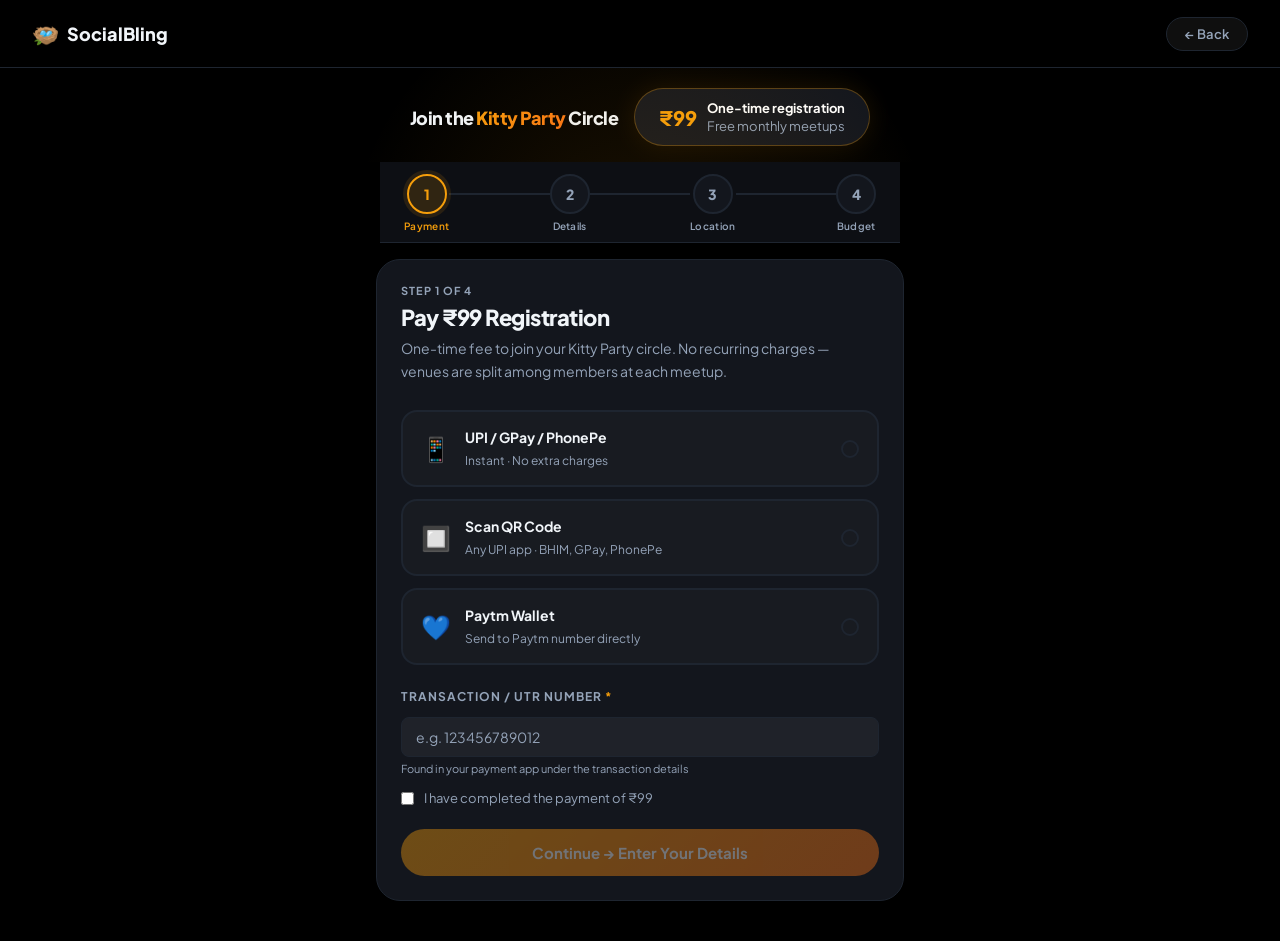
<file: kitty.html>
<!DOCTYPE html>
<html lang="en">
<head>
  <meta charset="UTF-8">
  <meta name="viewport" content="width=device-width, initial-scale=1.0">
  <title>Join Kitty Party — SocialBling</title>
  <meta name="theme-color" content="#F97316">
  <link rel="preconnect" href="https://fonts.googleapis.com">
  <link rel="preconnect" href="https://fonts.gstatic.com" crossorigin>
  <link href="https://fonts.googleapis.com/css2?family=Plus+Jakarta+Sans:wght@400;500;600;700;800&display=swap" rel="stylesheet">
  <style>
    /* ---- Reset ---- */
    *, *::before, *::after { box-sizing: border-box; margin: 0; padding: 0; }
    html { font-size: 16px; scroll-behavior: smooth; }
    body {
      font-family: 'Plus Jakarta Sans', system-ui, sans-serif;
      background: #000;
      color: #F1F5F9;
      min-height: 100vh;
      -webkit-font-smoothing: antialiased;
      overflow-x: hidden;
    }
    a { text-decoration: none; color: inherit; }
    button { cursor: pointer; font-family: inherit; border: none; outline: none; }

    /* ---- Variables ---- */
    :root {
      --primary: #F97316;
      --primary-d: #EA580C;
      --gold: #F59E0B;
      --gold-d: #D97706;
      --muted: #94A3B8;
      --border: #1E2530;
      --card: #13161d;
      --r: 16px;
      --r-lg: 24px;
      --shadow-xl: 0 20px 40px rgba(0,0,0,0.7);
    }

    /* ---- NAV ---- */
    .nav {
      display: flex; align-items: center; justify-content: space-between;
      padding: 0 32px; height: 68px;
      background: rgba(0,0,0,0.85);
      backdrop-filter: blur(16px);
      -webkit-backdrop-filter: blur(16px);
      border-bottom: 1px solid var(--border);
      position: sticky; top: 0; z-index: 50;
    }
    .logo { display: flex; align-items: center; gap: 8px; font-size: 18px; font-weight: 800; }
    .logo span:first-child { font-size: 22px; }
    .nav-back {
      background: rgba(255,255,255,0.06);
      border: 1px solid var(--border);
      color: var(--muted);
      padding: 8px 18px;
      border-radius: 50px;
      font-size: 13px;
      font-weight: 600;
      transition: all 0.2s;
    }
    .nav-back:hover { background: rgba(255,255,255,0.1); color: white; }

    /* ---- HERO ---- */
    .hero {
      text-align: center;
      padding: 20px 24px 16px;
      position: relative;
      overflow: hidden;
    }
    .hero::before {
      content: '';
      position: absolute;
      width: 600px; height: 600px;
      background: radial-gradient(circle, rgba(245,158,11,0.12) 0%, transparent 70%);
      top: -100px; left: 50%; transform: translateX(-50%);
      pointer-events: none;
    }
    .hero-badge {
      display: inline-block;
      background: rgba(245,158,11,0.12);
      border: 1px solid rgba(245,158,11,0.25);
      color: var(--gold);
      padding: 6px 18px;
      border-radius: 50px;
      font-size: 12px;
      font-weight: 700;
      letter-spacing: 1px;
      text-transform: uppercase;
      margin-bottom: 20px;
    }
    .hero h1 {
      font-size: clamp(32px, 5vw, 52px);
      font-weight: 800;
      line-height: 1.1;
      letter-spacing: -1.5px;
      margin-bottom: 16px;
    }
    .hero h1 em {
      font-style: normal;
      background: linear-gradient(135deg, var(--gold) 0%, var(--primary) 100%);
      -webkit-background-clip: text;
      -webkit-text-fill-color: transparent;
      background-clip: text;
    }
    .hero p {
      font-size: 17px;
      color: var(--muted);
      max-width: 520px;
      margin: 0 auto 32px;
      line-height: 1.75;
    }
    .price-pill {
      display: inline-flex;
      align-items: center;
      gap: 10px;
      background: var(--card);
      border: 1px solid rgba(245,158,11,0.3);
      border-radius: 50px;
      padding: 10px 24px;
      margin-bottom: 32px;
      box-shadow: 0 0 24px rgba(245,158,11,0.1);
    }
    .price-pill .price { font-size: 28px; font-weight: 800; color: var(--gold); }
    .price-pill .price-label { font-size: 13px; color: var(--muted); line-height: 1.4; text-align: left; }
    .price-pill .price-label b { display: block; color: white; }

    /* ---- WHAT YOU GET ---- */
    .perks {
      display: flex;
      justify-content: center;
      gap: 24px;
      flex-wrap: wrap;
      margin-bottom: 0;
    }
    .perk {
      display: flex; align-items: center; gap: 8px;
      font-size: 13px; color: rgba(255,255,255,0.65);
    }
    .perk span:first-child { font-size: 16px; }

    /* ---- STEPS PROGRESS ---- */
    .steps-progress {
      display: flex;
      align-items: flex-start;
      justify-content: center;
      gap: 0;
      margin: 0 auto;
      max-width: 520px;
      padding: 12px 24px 10px;
      position: sticky;
      top: 0;
      z-index: 50;
      background: #0d0f14;
      border-bottom: 1px solid var(--border);
    }
    .sp-step {
      display: flex;
      flex-direction: column;
      align-items: center;
      gap: 6px;
      flex-shrink: 0;
    }
    .sp-step-label {
      font-size: 10px;
      font-weight: 600;
      color: var(--muted);
      letter-spacing: 0.3px;
      white-space: nowrap;
    }
    .sp-dot {
      width: 40px; height: 40px;
      border-radius: 50%;
      display: flex; align-items: center; justify-content: center;
      font-size: 14px; font-weight: 800;
      border: 2px solid var(--border);
      color: var(--muted);
      background: var(--card);
      flex-shrink: 0;
      transition: all 0.3s;
      position: relative;
      z-index: 1;
    }
    .sp-dot.active {
      border-color: var(--gold);
      color: var(--gold);
      background: rgba(245,158,11,0.15);
      box-shadow: 0 0 0 4px rgba(245,158,11,0.12);
    }
    .sp-step:has(.sp-dot.active) .sp-step-label { color: var(--gold); }
    .sp-dot.done { border-color: #22C55E; background: #22C55E; color: white; }
    .sp-dot.done::after { content: '✓'; font-size: 16px; }
    .sp-dot.done > span { display: none; }
    .sp-step:has(.sp-dot.done) .sp-step-label { color: #22C55E; }
    .sp-line {
      flex: 1;
      height: 2px;
      background: var(--border);
      transition: background 0.3s;
      margin-top: 19px;
    }
    .sp-line.done { background: #22C55E; }

    /* ---- FORM CARD ---- */
    .form-wrap {
      max-width: 560px;
      margin: 0 auto;
      padding: 16px 16px 40px;
    }
    .form-card {
      background: var(--card);
      border: 1px solid var(--border);
      border-radius: var(--r-lg);
      padding: 24px;
      box-shadow: var(--shadow-xl);
    }
    .step-panel { display: none; }
    .step-panel.active { display: block; }
    .step-label {
      font-size: 11px;
      font-weight: 700;
      color: var(--muted);
      text-transform: uppercase;
      letter-spacing: 1px;
      margin-bottom: 6px;
    }
    .step-title { font-size: 22px; font-weight: 800; margin-bottom: 6px; letter-spacing: -0.5px; }
    .step-sub { font-size: 14px; color: var(--muted); margin-bottom: 28px; line-height: 1.6; }

    /* ---- PAYMENT PANEL ---- */
    .pay-methods { display: flex; flex-direction: column; gap: 12px; margin-bottom: 24px; }
    .pay-method {
      display: flex; align-items: center; gap: 14px;
      padding: 16px 18px;
      border: 2px solid var(--border);
      border-radius: var(--r);
      cursor: pointer;
      transition: all 0.2s;
      background: rgba(255,255,255,0.02);
    }
    .pay-method:hover { border-color: var(--gold); background: rgba(245,158,11,0.04); }
    .pay-method.selected { border-color: var(--gold); background: rgba(245,158,11,0.07); box-shadow: 0 0 16px rgba(245,158,11,0.1); }
    .pay-icon { font-size: 24px; flex-shrink: 0; }
    .pay-info b { display: block; font-size: 14px; font-weight: 700; margin-bottom: 2px; }
    .pay-info span { font-size: 12px; color: var(--muted); }
    .pay-radio {
      margin-left: auto;
      width: 18px; height: 18px;
      border-radius: 50%;
      border: 2px solid var(--border);
      flex-shrink: 0;
      transition: all 0.2s;
    }
    .pay-method.selected .pay-radio { border-color: var(--gold); background: var(--gold); box-shadow: inset 0 0 0 3px var(--card); }
    .upi-detail {
      background: rgba(245,158,11,0.06);
      border: 1px solid rgba(245,158,11,0.2);
      border-radius: var(--r);
      padding: 16px;
      margin-bottom: 20px;
      display: none;
    }
    .upi-detail.show { display: block; }
    .bank-chip {
      background: rgba(255,255,255,0.04);
      border: 1px solid var(--border);
      border-radius: 8px;
      padding: 9px 8px;
      text-align: center;
      font-size: 12px;
      font-weight: 600;
      cursor: pointer;
      transition: all 0.2s;
      color: var(--muted);
    }
    .bank-chip:hover { border-color: var(--gold); color: white; background: rgba(245,158,11,0.06); }
    .bank-chip.selected { border-color: var(--gold); color: var(--gold); background: rgba(245,158,11,0.1); }
    .upi-id {
      font-size: 18px;
      font-weight: 800;
      color: var(--gold);
      letter-spacing: 1px;
      margin-bottom: 6px;
    }
    .upi-note { font-size: 12px; color: var(--muted); }
    .upi-copy {
      margin-top: 10px;
      background: rgba(245,158,11,0.15);
      border: 1px solid rgba(245,158,11,0.3);
      color: var(--gold);
      padding: 6px 16px;
      border-radius: 50px;
      font-size: 12px;
      font-weight: 700;
      cursor: pointer;
      transition: all 0.2s;
    }
    .upi-copy:hover { background: rgba(245,158,11,0.25); }

    /* ---- FORM FIELDS ---- */
    .field { margin-bottom: 18px; }
    .field label { display: block; font-size: 13px; font-weight: 600; margin-bottom: 7px; color: rgba(255,255,255,0.8); }
    .field input, .field select {
      width: 100%;
      padding: 12px 16px;
      background: rgba(255,255,255,0.04);
      border: 2px solid var(--border);
      border-radius: var(--r);
      font-size: 14px;
      color: white;
      font-family: inherit;
      transition: border-color 0.2s;
      -webkit-appearance: none;
    }
    .field input::placeholder { color: var(--muted); }
    .field input:focus, .field select:focus { outline: none; border-color: var(--gold); background: rgba(245,158,11,0.04); }
    .field select option { background: #111318; color: white; }
    .phone-wrap {
      display: flex;
      border: 2px solid var(--border);
      border-radius: var(--r);
      overflow: hidden;
      transition: border-color 0.2s;
    }
    .phone-wrap:focus-within { border-color: var(--gold); }
    .phone-pre {
      background: rgba(255,255,255,0.06);
      border-right: 2px solid var(--border);
      padding: 12px 14px;
      font-size: 13px; font-weight: 600;
      color: var(--muted);
      white-space: nowrap;
      display: flex; align-items: center; flex-shrink: 0;
    }
    .phone-wrap input { border: none !important; background: transparent; flex: 1; }
    .phone-wrap input:focus { border-color: transparent !important; }

    /* ---- BUDGET CARDS ---- */
    .budget-grid { display: flex; flex-direction: column; gap: 12px; margin-bottom: 24px; }
    .budget-card {
      border: 2px solid var(--border);
      border-radius: var(--r);
      padding: 18px 20px;
      cursor: pointer;
      transition: all 0.2s;
      background: rgba(255,255,255,0.02);
      position: relative;
      overflow: hidden;
    }
    .budget-card::before {
      content: '';
      position: absolute;
      left: 0; top: 0; bottom: 0;
      width: 4px;
    }
    .budget-card.tier-premium::before { background: linear-gradient(to bottom, #F59E0B, #F97316); }
    .budget-card.tier-mid::before { background: linear-gradient(to bottom, #8B5CF6, #3B82F6); }
    .budget-card.tier-budget::before { background: linear-gradient(to bottom, #10B981, #06B6D4); }
    .budget-card:hover { transform: translateX(4px); }
    .budget-card.selected.tier-premium { border-color: #F59E0B; background: rgba(245,158,11,0.07); box-shadow: 0 0 20px rgba(245,158,11,0.1); }
    .budget-card.selected.tier-mid { border-color: #8B5CF6; background: rgba(139,92,246,0.07); box-shadow: 0 0 20px rgba(139,92,246,0.1); }
    .budget-card.selected.tier-budget { border-color: #10B981; background: rgba(16,185,129,0.07); box-shadow: 0 0 20px rgba(16,185,129,0.1); }
    .budget-top { display: flex; align-items: center; justify-content: space-between; margin-bottom: 8px; }
    .budget-title { font-size: 15px; font-weight: 700; }
    .budget-range {
      font-size: 12px; font-weight: 700; padding: 3px 10px;
      border-radius: 50px;
    }
    .tier-premium .budget-range { background: rgba(245,158,11,0.15); color: #F59E0B; }
    .tier-mid .budget-range { background: rgba(139,92,246,0.15); color: #A78BFA; }
    .tier-budget .budget-range { background: rgba(16,185,129,0.15); color: #34D399; }
    .budget-venues {
      font-size: 12px; color: var(--muted); line-height: 1.6;
    }
    .venue-tag {
      display: inline-block;
      background: rgba(255,255,255,0.06);
      border-radius: 4px;
      padding: 1px 7px;
      margin: 2px 2px 2px 0;
      font-size: 11px;
    }

    /* ---- BUTTONS ---- */
    .btn {
      display: inline-flex; align-items: center; justify-content: center; gap: 8px;
      padding: 14px 28px;
      border-radius: 50px;
      font-size: 15px; font-weight: 700;
      transition: all 0.2s;
      width: 100%;
      border: none; cursor: pointer;
      font-family: inherit;
    }
    .btn-gold { background: linear-gradient(135deg, #F59E0B, #F97316); color: white; }
    .btn-gold:hover { filter: brightness(1.1); transform: translateY(-2px); box-shadow: 0 8px 24px rgba(245,158,11,0.3); }
    .btn-gold:disabled { opacity: 0.4; cursor: not-allowed; transform: none; box-shadow: none; filter: none; }
    .btn-ghost {
      background: transparent;
      color: var(--muted);
      border: 2px solid var(--border);
      font-size: 14px;
      padding: 11px 24px;
      width: auto;
    }
    .btn-ghost:hover { border-color: rgba(255,255,255,0.2); color: white; }
    .btn-row { display: flex; gap: 10px; align-items: center; }
    .btn-row .btn-ghost { flex-shrink: 0; }

    /* ---- SUCCESS SCREEN ---- */
    .success-screen { text-align: center; }
    .success-emoji { font-size: 64px; display: block; margin-bottom: 16px; animation: bounce 0.7s cubic-bezier(0.34,1.56,0.64,1); }
    @keyframes bounce {
      0% { transform: scale(0) rotate(-10deg); }
      70% { transform: scale(1.15) rotate(5deg); }
      100% { transform: scale(1) rotate(0); }
    }
    .success-screen h2 { font-size: 26px; font-weight: 800; margin-bottom: 8px; letter-spacing: -0.5px; }
    .success-screen p { color: var(--muted); font-size: 14px; margin-bottom: 24px; }
    .assigned-group {
      background: rgba(37,211,102,0.07);
      border: 1px solid rgba(37,211,102,0.25);
      border-radius: var(--r);
      padding: 20px;
      margin-bottom: 16px;
      text-align: left;
    }
    .ag-label { font-size: 11px; font-weight: 700; color: #34D399; text-transform: uppercase; letter-spacing: 1px; margin-bottom: 8px; }
    .ag-name { font-size: 16px; font-weight: 800; margin-bottom: 4px; }
    .ag-meta { font-size: 12px; color: var(--muted); margin-bottom: 14px; }
    .wa-btn {
      display: flex; align-items: center; justify-content: center; gap: 8px;
      background: #25D366; color: white;
      padding: 13px 24px;
      border-radius: 50px;
      font-size: 14px; font-weight: 700;
      text-decoration: none;
      transition: all 0.2s;
    }
    .wa-btn:hover { background: #20bb5a; transform: translateY(-2px); box-shadow: 0 8px 20px rgba(37,211,102,0.3); }
    .venues-preview {
      text-align: left;
      background: rgba(255,255,255,0.03);
      border: 1px solid var(--border);
      border-radius: var(--r);
      padding: 16px 20px;
      margin-bottom: 20px;
    }
    .venues-preview h4 { font-size: 12px; font-weight: 700; color: var(--muted); text-transform: uppercase; letter-spacing: 0.5px; margin-bottom: 10px; }
    .venue-list { display: flex; flex-wrap: wrap; gap: 6px; }
    .venue-chip {
      background: rgba(255,255,255,0.05);
      border: 1px solid var(--border);
      border-radius: 6px;
      padding: 4px 12px;
      font-size: 12px;
      font-weight: 500;
    }
    .back-home {
      display: inline-block;
      margin-top: 16px;
      font-size: 13px;
      color: var(--muted);
      cursor: pointer;
      transition: color 0.2s;
    }
    .back-home:hover { color: white; }

    /* ---- TOAST ---- */
    .toast {
      position: fixed; bottom: 24px; right: 24px;
      background: #1a1f2b;
      border: 1px solid var(--border);
      color: white;
      padding: 12px 20px;
      border-radius: var(--r);
      font-size: 13px; font-weight: 500;
      box-shadow: var(--shadow-xl);
      z-index: 999;
      transform: translateY(80px); opacity: 0;
      transition: all 0.35s cubic-bezier(0.34,1.56,0.64,1);
      max-width: 300px;
    }
    .toast.show { transform: translateY(0); opacity: 1; }

    /* ---- RESPONSIVE ---- */
    @media (max-width: 480px) {
      .form-card { padding: 24px 20px; }
      .hero { padding: 48px 16px 40px; }
      .nav { padding: 0 16px; }
    }
  </style>
</head>
<body>

  <!-- NAV -->
  <nav class="nav">
    <a href="index.html" class="logo">
      <span>🪺</span>
      <span>SocialBling</span>
    </a>
    <a href="index.html" class="nav-back">← Back</a>
  </nav>

  <!-- HERO -->
  <section class="hero">
    <div style="display:flex;align-items:center;justify-content:center;gap:16px;flex-wrap:wrap">
      <div style="font-size:18px;font-weight:800;letter-spacing:-0.5px">Join the <em style="font-style:normal;background:linear-gradient(135deg,var(--gold),var(--primary));-webkit-background-clip:text;-webkit-text-fill-color:transparent;background-clip:text">Kitty Party</em> Circle</div>
      <div class="price-pill" style="margin-bottom:0">
        <div class="price" style="font-size:20px">₹99</div>
        <div class="price-label"><b>One-time registration</b>Free monthly meetups</div>
      </div>
    </div>
  </section>

  <!-- STEP PROGRESS -->
  <div class="steps-progress" id="stepsProgress">
    <div class="sp-step">
      <div class="sp-dot active" id="dot1"><span>1</span></div>
      <div class="sp-step-label">Payment</div>
    </div>
    <div class="sp-line" id="line1"></div>
    <div class="sp-step">
      <div class="sp-dot" id="dot2"><span>2</span></div>
      <div class="sp-step-label">Details</div>
    </div>
    <div class="sp-line" id="line2"></div>
    <div class="sp-step">
      <div class="sp-dot" id="dot3"><span>3</span></div>
      <div class="sp-step-label">Location</div>
    </div>
    <div class="sp-line" id="line3"></div>
    <div class="sp-step">
      <div class="sp-dot" id="dot4"><span>4</span></div>
      <div class="sp-step-label">Budget</div>
    </div>
  </div>

  <!-- FORM -->
  <div class="form-wrap">
    <div class="form-card">

      <!-- STEP 1: PAYMENT -->
      <div class="step-panel active" id="panel1">
        <div class="step-label">Step 1 of 4</div>
        <div class="step-title">Pay ₹99 Registration</div>
        <div class="step-sub">One-time fee to join your Kitty Party circle. No recurring charges — venues are split among members at each meetup.</div>

        <div class="pay-methods">
          <div class="pay-method" onclick="selectPayment('upi', this)">
            <span class="pay-icon">📱</span>
            <div class="pay-info"><b>UPI / GPay / PhonePe</b><span>Instant · No extra charges</span></div>
            <div class="pay-radio"></div>
          </div>
          <div class="pay-method" onclick="selectPayment('qr', this)">
            <span class="pay-icon">🔲</span>
            <div class="pay-info"><b>Scan QR Code</b><span>Any UPI app · BHIM, GPay, PhonePe</span></div>
            <div class="pay-radio"></div>
          </div>
          <div class="pay-method" onclick="selectPayment('paytm', this)">
            <span class="pay-icon">💙</span>
            <div class="pay-info"><b>Paytm Wallet</b><span>Send to Paytm number directly</span></div>
            <div class="pay-radio"></div>
          </div>
        </div>

        <div class="upi-detail" id="upiDetail">
          <div style="font-size:11px;font-weight:700;color:var(--muted);text-transform:uppercase;letter-spacing:1px;margin-bottom:8px">Send ₹99 to</div>
          <div class="upi-id" id="upiIdDisplay">namnest@upi</div>
          <div class="upi-note">Open GPay / PhonePe → Pay → Enter UPI ID → ₹99 · Note: "Kitty Registration"</div>
          <button class="upi-copy" onclick="navigator.clipboard.writeText('namnest@upi').then(()=>showToast('✓ UPI ID copied!'))">📋 Copy UPI ID</button>
        </div>

        <div class="upi-detail" id="paytmDetail">
          <div style="font-size:11px;font-weight:700;color:var(--muted);text-transform:uppercase;letter-spacing:1px;margin-bottom:8px">Send ₹99 via Paytm to</div>
          <div class="upi-id">7829347313</div>
          <div class="upi-note">Open Paytm → Send Money → Enter number → ₹99 · Note: "Kitty Registration"</div>
          <button class="upi-copy" onclick="navigator.clipboard.writeText('7829347313').then(()=>showToast('✓ Number copied!'))">📋 Copy Number</button>
        </div>

        <div style="margin-bottom:20px">
          <div class="field" style="margin-bottom:14px">
            <label style="font-size:12px;font-weight:700;color:var(--muted);text-transform:uppercase;letter-spacing:1px">Transaction / UTR Number <span style="color:var(--gold)">*</span></label>
            <input type="text" id="fUTR" placeholder="e.g. 123456789012" maxlength="22" oninput="checkPayment()"
              style="background:rgba(255,255,255,0.05);border:1px solid var(--border);border-radius:8px;padding:10px 14px;color:white;font-size:14px;font-family:inherit;width:100%;margin-top:6px">
            <div style="font-size:11px;color:var(--muted);margin-top:5px">Found in your payment app under the transaction details</div>
          </div>
          <label style="display:flex;align-items:flex-start;gap:10px;cursor:pointer;font-size:13px;color:var(--muted);line-height:1.5">
            <input type="checkbox" id="payDone" onchange="checkPayment()" style="margin-top:3px;flex-shrink:0;accent-color:var(--gold)">
            <span>I have completed the payment of ₹99</span>
          </label>
        </div>

        <button class="btn btn-gold" id="s1Btn" onclick="goTo(2)" disabled>Continue → Enter Your Details</button>
      </div>

      <!-- STEP 2: DETAILS -->
      <div class="step-panel" id="panel2">
        <div class="step-label">Step 2 of 4</div>
        <div class="step-title">Your Details</div>
        <div class="step-sub">So we can place you in the right circle.</div>

        <div class="field">
          <label>Your name</label>
          <input type="text" id="fName" placeholder="Priya / Sunita / Arjun" oninput="checkDetails()" autocomplete="given-name">
        </div>
        <div class="field">
          <label>WhatsApp number</label>
          <div class="phone-wrap">
            <span class="phone-pre">🇮🇳 +91</span>
            <input type="tel" id="fPhone" placeholder="98765 43210" maxlength="10" oninput="checkDetails()" autocomplete="tel">
          </div>
        </div>
        <div class="field">
          <label>City</label>
          <input type="text" id="fCity" placeholder="Bangalore / Mumbai / Pune..." oninput="checkDetails()" autocomplete="address-level2">
        </div>

        <div class="btn-row">
          <button class="btn-ghost" onclick="goTo(1)">← Back</button>
          <button class="btn btn-gold" id="s2Btn" onclick="goTo(3)" disabled style="flex:1">Continue → Pick Your Area</button>
        </div>
      </div>

      <!-- STEP 3: LOCATION -->
      <div class="step-panel" id="panel3">
        <div class="step-label">Step 3 of 4</div>
        <div class="step-title">Your Neighborhood</div>
        <div class="step-sub">We'll match you with parents nearby so meetups are easy to reach.</div>

        <div class="field">
          <label>Your area / neighborhood</label>
          <input type="text" id="fArea" placeholder="e.g. Koramangala, HSR Layout, Indiranagar..." oninput="checkLocation()" autocomplete="off">
        </div>
        <div class="field">
          <label>Preferred meetup day</label>
          <select id="fDay" onchange="checkLocation()">
            <option value="">Select a day</option>
            <option value="Saturday">Saturday</option>
            <option value="Sunday">Sunday</option>
            <option value="Either">Either Saturday or Sunday</option>
            <option value="Weekday evening">Weekday Evening</option>
          </select>
        </div>

        <div class="btn-row">
          <button class="btn-ghost" onclick="goTo(2)">← Back</button>
          <button class="btn btn-gold" id="s3Btn" onclick="goTo(4)" disabled style="flex:1">Continue → Choose Budget</button>
        </div>
      </div>

      <!-- STEP 4: BUDGET -->
      <div class="step-panel" id="panel4">
        <div class="step-label">Step 4 of 4</div>
        <div class="step-title">Monthly Kitty Budget</div>
        <div class="step-sub">This decides the venues for your monthly meetups. Be honest — the goal is comfort, not show! 😄</div>

        <div class="budget-grid" id="budgetGrid">

          <div class="budget-card tier-premium" onclick="selectBudget('premium', this)">
            <div class="budget-top">
              <div class="budget-title">🥂 Premium Circle</div>
              <div class="budget-range">₹3,000+ / month</div>
            </div>
            <div class="budget-venues">
              Venues like:
              <span class="venue-tag">Iron Hill</span>
              <span class="venue-tag">Toit Brewpub</span>
              <span class="venue-tag">The Fatty Bao</span>
              <span class="venue-tag">Nasi & Mee</span>
              <span class="venue-tag">Smoke House Deli</span>
              <span class="venue-tag">Barbeque Nation</span>
            </div>
          </div>

          <div class="budget-card tier-mid" onclick="selectBudget('mid', this)">
            <div class="budget-top">
              <div class="budget-title">🍽️ Mid Circle</div>
              <div class="budget-range">₹1,500 – 3,000 / month</div>
            </div>
            <div class="budget-venues">
              Venues like:
              <span class="venue-tag">Farzi Cafe</span>
              <span class="venue-tag">Punjab Grill</span>
              <span class="venue-tag">Mainland China</span>
              <span class="venue-tag">Chili's</span>
              <span class="venue-tag">The Permit Room</span>
              <span class="venue-tag">Soda Bottle Opener Wala</span>
            </div>
          </div>

          <div class="budget-card tier-budget" onclick="selectBudget('budget', this)">
            <div class="budget-top">
              <div class="budget-title">🍜 Neighbourhood Circle</div>
              <div class="budget-range">₹500 – 1,500 / month</div>
            </div>
            <div class="budget-venues">
              Venues like:
              <span class="venue-tag">Meghana Foods</span>
              <span class="venue-tag">Truffles</span>
              <span class="venue-tag">Brahmin's Coffee Bar</span>
              <span class="venue-tag">Koshy's</span>
              <span class="venue-tag">Udupi Palace</span>
              <span class="venue-tag">Cafe Coffee Day</span>
            </div>
          </div>

        </div>

        <div class="btn-row">
          <button class="btn-ghost" onclick="goTo(3)">← Back</button>
          <button class="btn btn-gold" id="s4Btn" onclick="submitKitty()" disabled style="flex:1">🎉 Find My Kitty Circle!</button>
        </div>
      </div>

      <!-- SUCCESS -->
      <div class="step-panel" id="panelSuccess">
        <div class="success-screen">
          <span class="success-emoji">🥂</span>
          <h2 id="successTitle">You're in!</h2>
          <p id="successSub">Here's your Kitty Party circle:</p>

          <div class="assigned-group">
            <div class="ag-label">✓ Your Circle</div>
            <div class="ag-name" id="assignedGroupName">Loading...</div>
            <div class="ag-meta" id="assignedGroupMeta">Loading...</div>
          </div>

          <div style="background:rgba(245,158,11,0.08);border:1px solid rgba(245,158,11,0.3);border-radius:12px;padding:18px 20px;margin-bottom:20px;text-align:left">
            <div style="font-size:15px;font-weight:700;color:var(--gold);margin-bottom:6px">⏳ Payment Verification Pending</div>
            <div style="font-size:13px;color:rgba(255,255,255,0.7);line-height:1.7">We'll verify your payment within <b style="color:white">24 hours</b> and send you the WhatsApp group link via call or message on your registered number.</div>
          </div>

          <div class="venues-preview">
            <h4>Your meetup venues</h4>
            <div class="venue-list" id="venueList"></div>
          </div>

          <div style="background:rgba(255,255,255,0.03);border:1px solid var(--border);border-radius:var(--r);padding:16px 20px;margin-bottom:16px;text-align:left">
            <div style="font-size:11px;font-weight:700;color:var(--muted);text-transform:uppercase;letter-spacing:1px;margin-bottom:8px">Quick tips</div>
            <div style="font-size:13px;color:rgba(255,255,255,0.65);line-height:1.8">
              👋 Introduce yourself in the group<br>
              📅 First meetup date is pinned in group<br>
              💸 Venue cost is split equally each month<br>
              🤝 Bring your most authentic self!
            </div>
          </div>

          <a href="index.html" class="back-home">← Back to SocialBling home</a>

          <a href="#" id="adminNotifyBtn" target="_blank" rel="noopener noreferrer"
            style="display:flex;flex-direction:column;align-items:center;justify-content:center;gap:6px;margin-top:24px;padding:28px 32px;border-radius:24px;background:linear-gradient(135deg,#25D366,#128C7E);border:none;color:white;font-size:26px;font-weight:900;text-decoration:none;transition:all 0.25s;letter-spacing:-0.5px;box-shadow:0 16px 48px rgba(37,211,102,0.6);text-shadow:0 2px 4px rgba(0,0,0,0.3);width:100%;box-sizing:border-box;line-height:1.2">
            <span style="font-size:36px">📨</span>
            Send Registration to Admin
            <span style="font-size:13px;font-weight:600;opacity:0.85;letter-spacing:0">Opens WhatsApp · Sends details automatically</span>
          </a>
        </div>
      </div>

    </div>
  </div>

  <div class="toast" id="toast"></div>

  <script>
    // ---- DATA ----
    const TIERS = {
      premium: {
        label: '🥂 Premium Circle',
        range: '₹3,000+/month',
        venues: ['Iron Hill', 'Toit Brewpub', 'The Fatty Bao', 'Nasi & Mee', 'Smoke House Deli', 'Barbeque Nation', 'Hard Rock Cafe', 'Social'],
        waLink: 'https://chat.whatsapp.com/CUIkeWndHT6JJhYKLfPqWi',
      },
      mid: {
        label: '🍽️ Mid Circle',
        range: '₹1,500–3,000/month',
        venues: ['Farzi Cafe', 'Punjab Grill', 'Mainland China', 'Chili\'s', 'The Permit Room', 'Soda Bottle Opener Wala', 'Olive Beach'],
        waLink: 'https://chat.whatsapp.com/E1V1TPo2nZ6H9nJiADyTWJ',
      },
      budget: {
        label: '🍜 Neighbourhood Circle',
        range: '₹500–1,500/month',
        venues: ['Meghana Foods', 'Truffles', 'Brahmin\'s Coffee Bar', 'Koshy\'s', 'Udupi Palace', 'Cafe Coffee Day', 'Indian Coffee House'],
        waLink: 'https://chat.whatsapp.com/D6AjJvSx70iKmwtJgBJ6gC',
      },
    };

    // ---- STATE ----
    let state = { payment: null, budget: null };
    let currentStep = 1;

    // ---- NAVIGATION ----
    function goTo(n) {
      document.getElementById('panel' + currentStep).classList.remove('active');
      document.getElementById('panel' + n).classList.add('active');
      updateProgress(currentStep, n);
      currentStep = n;
      window.scrollTo({ top: 0, behavior: 'smooth' });
    }

    function updateProgress(from, to) {
      for (let i = 1; i <= 4; i++) {
        const dot = document.getElementById('dot' + i);
        dot.classList.remove('active', 'done');
        if (i < to) dot.classList.add('done');
        else if (i === to) dot.classList.add('active');
        if (i < 4) {
          const line = document.getElementById('line' + i);
          line.classList.toggle('done', i < to);
        }
      }
    }

    function formatCard(input) {
      let v = input.value.replace(/\D/g, '').substring(0, 16);
      input.value = v.replace(/(.{4})/g, '$1 ').trim();
      checkPayment();
    }
    function formatExpiry(input) {
      let v = input.value.replace(/\D/g, '').substring(0, 4);
      if (v.length >= 3) v = v.substring(0,2) + ' / ' + v.substring(2);
      input.value = v;
      checkPayment();
    }
    function selectBank(el) {
      document.querySelectorAll('.bank-chip').forEach(c => c.classList.remove('selected'));
      el.classList.add('selected');
      checkPayment();
    }

    // ---- PAYMENT ----
    function selectPayment(method, el) {
      document.querySelectorAll('.pay-method').forEach(m => m.classList.remove('selected'));
      el.classList.add('selected');
      state.payment = method;
      document.getElementById('upiDetail').classList.toggle('show', method === 'upi' || method === 'qr');
      document.getElementById('paytmDetail').classList.toggle('show', method === 'paytm');
      checkPayment();
    }

    function checkPayment() {
      const utr = (document.getElementById('fUTR')?.value || '').trim();
      const checked = document.getElementById('payDone').checked;
      const valid = state.payment && checked && utr.length >= 6;
      document.getElementById('s1Btn').disabled = !valid;
    }



    // ---- DETAILS ----
    function checkDetails() {
      const name = document.getElementById('fName').value.trim();
      const phone = document.getElementById('fPhone').value.trim();
      const city = document.getElementById('fCity').value.trim();
      document.getElementById('s2Btn').disabled = !(name.length >= 2 && phone.length >= 10 && city.length >= 2);
    }

    // ---- LOCATION ----
    function checkLocation() {
      const area = document.getElementById('fArea').value.trim();
      const day = document.getElementById('fDay').value;
      document.getElementById('s3Btn').disabled = !(area.length >= 2 && day);
    }

    // ---- BUDGET ----
    function selectBudget(tier, el) {
      document.querySelectorAll('.budget-card').forEach(c => c.classList.remove('selected'));
      el.classList.add('selected');
      state.budget = tier;
      document.getElementById('s4Btn').disabled = false;
    }

    // ---- SUBMIT ----
    function submitKitty() {
      const name = document.getElementById('fName').value.trim();
      const firstName = name.split(' ')[0];
      const phone = document.getElementById('fPhone').value.trim();
      const area = document.getElementById('fArea').value.trim();
      const city = document.getElementById('fCity').value.trim();
      const day = document.getElementById('fDay').value;
      const tier = TIERS[state.budget];

      const utr = document.getElementById('fUTR').value.trim();
      const payMethod = state.payment === 'upi' ? 'UPI / GPay / PhonePe' : state.payment === 'qr' ? 'QR Code Scan' : 'Paytm Wallet';

      // Build admin WhatsApp message
      const msg = [
        '🎉 *New Kitty Party Registration*',
        '',
        '👤 *Name:* ' + name,
        '📱 *WhatsApp:* +91 ' + phone,
        '🏙️ *City:* ' + city,
        '📍 *Area:* ' + area,
        '📅 *Meetup Day:* ' + day,
        '💰 *Budget Tier:* ' + tier.label + ' (' + tier.range + ')',
        '🏨 *Assigned Group:* ' + tier.label + ' — ' + area,
        '',
        '💳 *Payment:* ' + payMethod + ' • ₹99',
        '🔖 *UTR / Txn ID:* ' + utr,
        '',
        '_Sent from SocialBling Kitty registration form_'
      ].join('\n');
      document.getElementById('adminNotifyBtn').href =
        'https://wa.me/917829347313?text=' + encodeURIComponent(msg);

      // Success screen
      document.getElementById('successTitle').textContent = "You're in, " + firstName + "! 🎉";
      document.getElementById('successSub').textContent = "Your Kitty Party circle in " + area + ", " + city + ":";
      document.getElementById('assignedGroupName').textContent = tier.label + ' — ' + area;
      document.getElementById('assignedGroupMeta').textContent = tier.range + ' · Meetups every ' + day;

      // Venue chips
      const venueList = document.getElementById('venueList');
      venueList.innerHTML = tier.venues.map(v => `<span class="venue-chip">${v}</span>`).join('');

      // Hide progress bar
      document.getElementById('stepsProgress').style.display = 'none';

      goToSuccess();
    }

    function goToSuccess() {
      document.getElementById('panel' + currentStep).classList.remove('active');
      document.getElementById('panelSuccess').classList.add('active');
      window.scrollTo({ top: 0, behavior: 'smooth' });
    }

    // ---- TOAST ----
    let toastTimer;
    function showToast(msg) {
      const t = document.getElementById('toast');
      t.textContent = msg;
      t.classList.add('show');
      clearTimeout(toastTimer);
      toastTimer = setTimeout(() => t.classList.remove('show'), 3000);
    }
  </script>
</body>
</html>
</file>
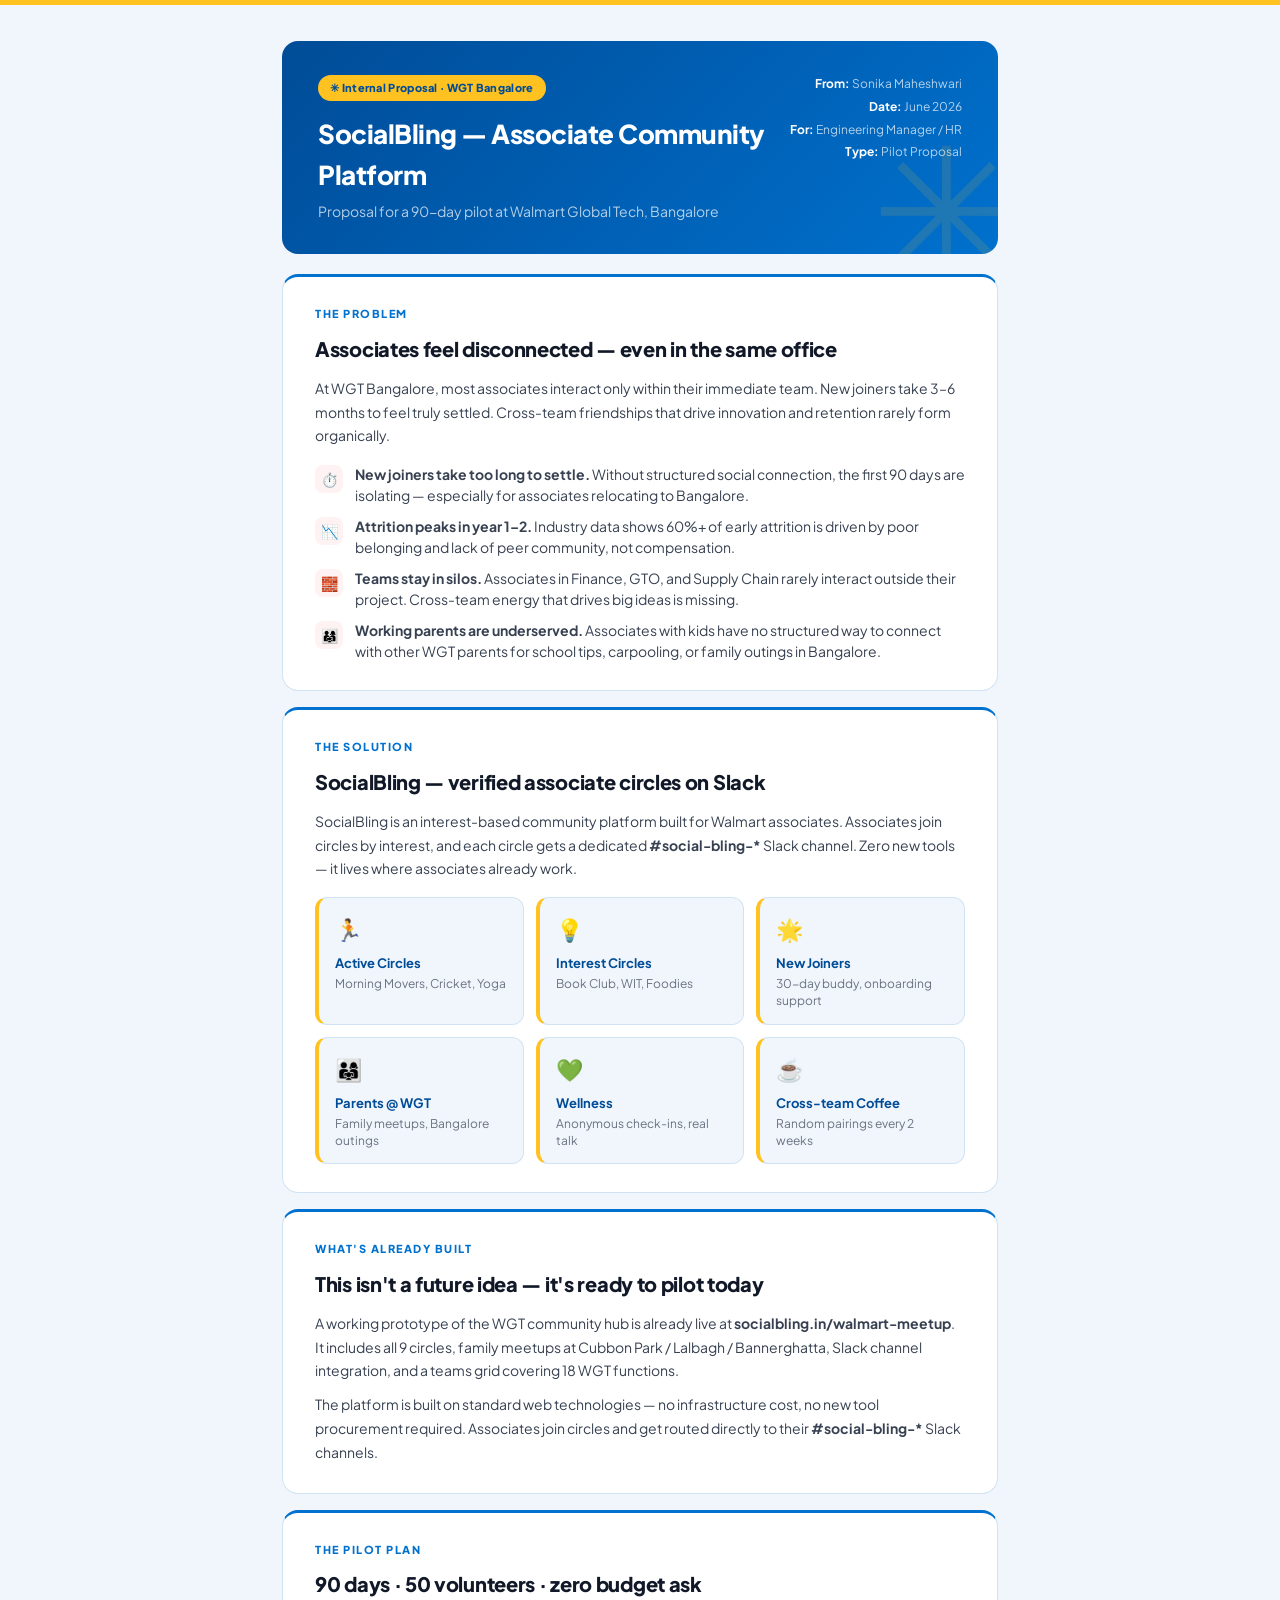
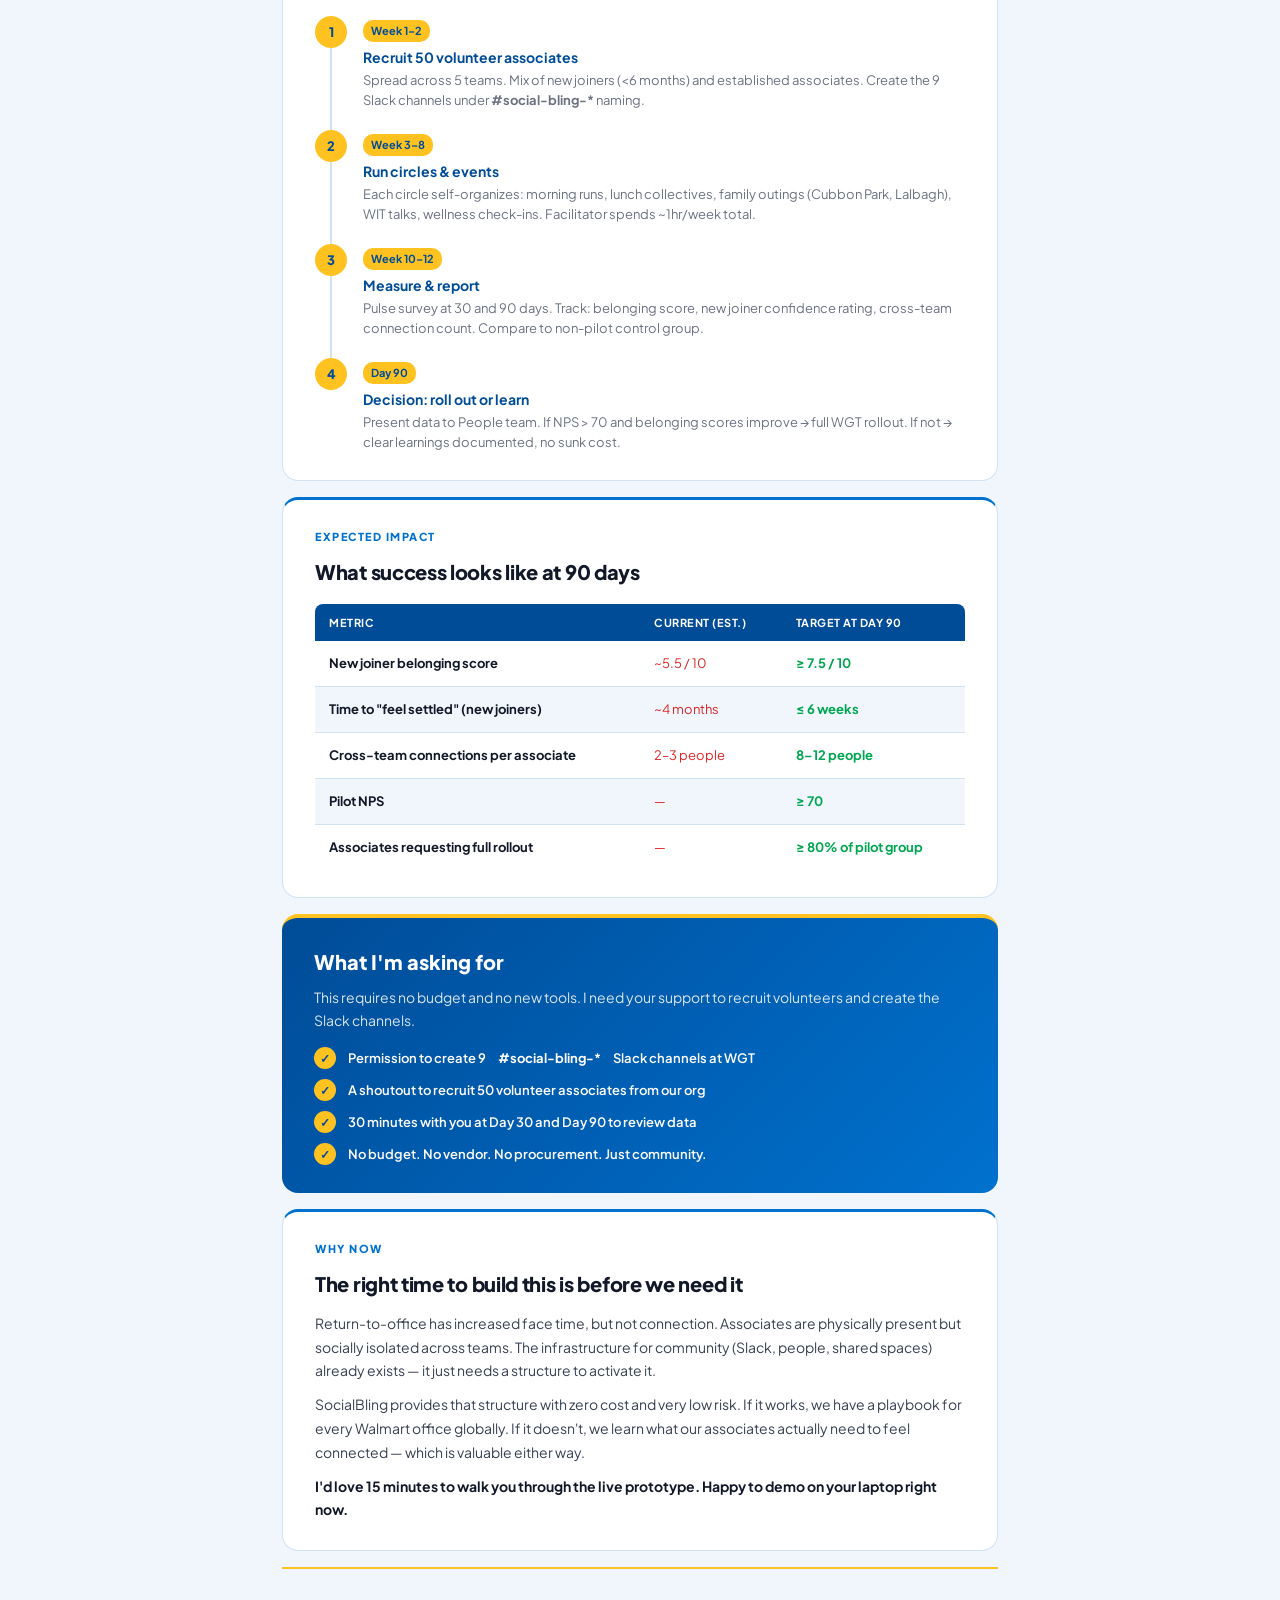
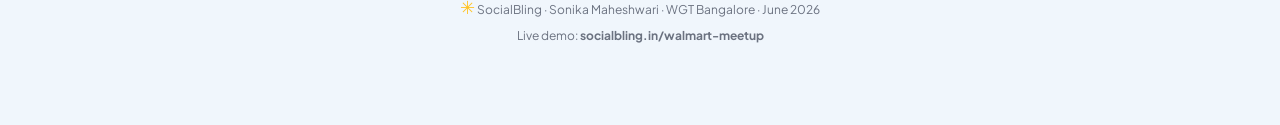
<file: manager-pitch.html>
<!DOCTYPE html>
<html lang="en">
<head>
  <meta charset="UTF-8">
  <meta name="viewport" content="width=device-width, initial-scale=1.0">
  <title>SocialBling — Proposal for WGT Associate Community</title>
  <link rel="preconnect" href="https://fonts.googleapis.com">
  <link href="https://fonts.googleapis.com/css2?family=Plus+Jakarta+Sans:wght@400;500;600;700;800&display=swap" rel="stylesheet">
  <style>
    *, *::before, *::after { box-sizing: border-box; margin: 0; padding: 0; }

    :root {
      --blue: #0071CE;
      --blue-dark: #004C97;
      --blue-light: #E8F3FB;
      --gold: #FFC220;
      --gold-dark: #E6A800;
      --green: #00A651;
      --text: #111827;
      --muted: #6B7280;
      --border: #D1E3F3;
      --bg: #F0F6FC;
    }

    body {
      font-family: 'Plus Jakarta Sans', sans-serif;
      background: var(--bg);
      color: var(--text);
      line-height: 1.6;
    }

    /* Yellow top stripe */
    body::before {
      content: '';
      display: block;
      height: 5px;
      background: var(--gold);
    }

    .page {
      max-width: 780px;
      margin: 0 auto;
      padding: 36px 32px 80px;
    }

    /* ---- HEADER ---- */
    .doc-header {
      background: linear-gradient(135deg, var(--blue-dark) 0%, var(--blue) 100%);
      border-radius: 16px;
      padding: 32px 36px;
      margin-bottom: 20px;
      display: flex;
      justify-content: space-between;
      align-items: flex-start;
      gap: 24px;
      color: white;
      position: relative;
      overflow: hidden;
    }
    /* Spark watermark */
    .doc-header::after {
      content: '✳';
      position: absolute;
      right: -24px; bottom: -40px;
      font-size: 180px;
      color: rgba(255,194,32,0.12);
      line-height: 1;
      pointer-events: none;
    }
    .doc-meta { font-size: 12px; color: rgba(255,255,255,0.7); line-height: 1.9; text-align: right; flex-shrink: 0; }
    .doc-meta strong { color: white; }
    .doc-title { font-size: 26px; font-weight: 800; color: white; margin-bottom: 4px; letter-spacing: -0.5px; }
    .doc-subtitle { font-size: 14px; color: rgba(255,255,255,0.7); }
    .walmart-badge {
      display: inline-flex; align-items: center; gap: 8px;
      background: var(--gold); color: var(--blue-dark);
      font-size: 11px; font-weight: 800;
      padding: 4px 12px; border-radius: 20px; margin-bottom: 12px;
      letter-spacing: 0.3px;
    }

    /* ---- SECTIONS ---- */
    .section {
      background: white;
      border: 1px solid var(--border);
      border-radius: 16px;
      padding: 28px 32px;
      margin-bottom: 16px;
      border-top: 3px solid var(--blue);
    }
    .section-label {
      font-size: 11px; font-weight: 800; letter-spacing: 1.5px;
      text-transform: uppercase; color: var(--blue);
      margin-bottom: 10px;
    }
    .section h2 {
      font-size: 20px; font-weight: 800; color: var(--text);
      margin-bottom: 12px; letter-spacing: -0.3px;
    }
    .section p {
      font-size: 14px; color: #374151; line-height: 1.7; margin-bottom: 10px;
    }
    .section p:last-child { margin-bottom: 0; }

    /* ---- STAT ROW ---- */
    .stat-row {
      display: grid; grid-template-columns: repeat(3, 1fr);
      gap: 16px; margin: 20px 0;
    }
    .stat-box {
      background: var(--bg); border: 1px solid var(--border);
      border-radius: 12px; padding: 18px 20px; text-align: center;
    }
    .stat-box .num {
      font-size: 28px; font-weight: 900; color: var(--blue);
      letter-spacing: -1px; line-height: 1;
    }
    .stat-box .lbl { font-size: 12px; color: var(--muted); margin-top: 4px; }

    /* ---- PROBLEM POINTS ---- */
    .problem-list { list-style: none; display: flex; flex-direction: column; gap: 10px; margin-top: 16px; }
    .problem-list li {
      display: flex; align-items: flex-start; gap: 12px;
      font-size: 14px; color: #374151; line-height: 1.5;
    }
    .problem-list .icon {
      width: 28px; height: 28px; border-radius: 8px;
      background: #FEF2F2; color: #DC2626;
      display: flex; align-items: center; justify-content: center;
      font-size: 14px; flex-shrink: 0; margin-top: 1px;
    }

    /* ---- SOLUTION GRID ---- */
    .circle-grid {
      display: grid; grid-template-columns: repeat(3, 1fr);
      gap: 12px; margin-top: 16px;
    }
    .circle-pill {
      border: 1px solid var(--border); border-radius: 12px;
      padding: 14px 16px;
      border-left: 4px solid var(--gold);
      background: var(--bg);
    }
    .circle-pill .emoji { font-size: 22px; margin-bottom: 6px; }
    .circle-pill h4 { font-size: 13px; font-weight: 700; margin-bottom: 2px; color: var(--blue-dark); }
    .circle-pill p { font-size: 12px; color: var(--muted); line-height: 1.4; }

    /* ---- PILOT STEPS ---- */
    .pilot-steps { display: flex; flex-direction: column; gap: 0; margin-top: 16px; position: relative; }
    .pilot-step {
      display: flex; gap: 16px; align-items: flex-start;
      padding-bottom: 20px; position: relative;
    }
    .pilot-step:last-child { padding-bottom: 0; }
    .step-num {
      width: 32px; height: 32px; border-radius: 50%;
      background: var(--gold); color: var(--blue-dark);
      display: flex; align-items: center; justify-content: center;
      font-size: 13px; font-weight: 900; flex-shrink: 0;
    }
    .pilot-step:not(:last-child) .step-num::after {
      content: ''; position: absolute;
      left: 15px; top: 32px;
      width: 2px; height: calc(100% - 32px);
      background: var(--border);
    }
    .step-body h4 { font-size: 14px; font-weight: 700; margin-bottom: 3px; color: var(--blue-dark); }
    .step-body p { font-size: 13px; color: var(--muted); line-height: 1.5; }
    .step-tag {
      display: inline-block; font-size: 11px; font-weight: 700;
      padding: 2px 8px; border-radius: 10px;
      background: var(--gold); color: var(--blue-dark); margin-bottom: 4px;
    }

    /* ---- ASK BOX ---- */
    .ask-box {
      background: linear-gradient(135deg, var(--blue-dark), var(--blue));
      border-radius: 16px; padding: 28px 32px; color: white; margin-bottom: 16px;
      border-top: 4px solid var(--gold);
    }
    .ask-box h2 { font-size: 20px; font-weight: 800; margin-bottom: 8px; }
    .ask-box p { font-size: 14px; opacity: 0.85; line-height: 1.6; margin-bottom: 16px; }
    .ask-items { display: flex; flex-direction: column; gap: 10px; }
    .ask-item {
      display: flex; align-items: center; gap: 12px;
      font-size: 13px; font-weight: 600;
    }
    .ask-item::before {
      content: '✓'; width: 22px; height: 22px; border-radius: 50%;
      background: var(--gold); color: var(--blue-dark);
      display: flex; align-items: center; justify-content: center;
      font-size: 12px; font-weight: 900; flex-shrink: 0;
    }

    /* ---- OUTCOME TABLE ---- */
    .outcome-table { width: 100%; border-collapse: collapse; margin-top: 16px; font-size: 13px; }
    .outcome-table th {
      background: var(--blue-dark); color: white; text-align: left;
      padding: 10px 14px; font-weight: 700; font-size: 11px;
      text-transform: uppercase; letter-spacing: 0.5px;
    }
    .outcome-table th:first-child { border-radius: 8px 0 0 0; }
    .outcome-table th:last-child { border-radius: 0 8px 0 0; }
    .outcome-table td {
      padding: 12px 14px; border-bottom: 1px solid var(--border);
      vertical-align: top;
    }
    .outcome-table tr:nth-child(even) td { background: var(--bg); }
    .outcome-table tr:last-child td { border-bottom: none; }
    .outcome-table .metric { font-weight: 700; color: var(--text); }
    .outcome-table .current { color: #DC2626; }
    .outcome-table .target { color: var(--green); font-weight: 700; }

    /* ---- FOOTER ---- */
    .doc-footer {
      text-align: center; font-size: 12px; color: var(--muted);
      padding-top: 24px; border-top: 2px solid var(--gold); margin-top: 8px;
    }
    .doc-footer .spark { color: var(--gold); font-size: 18px; }

    @media print {
      body { background: white; }
      body::before { display: none; }
      .page { padding: 24px; }
    }
  </style>
</head>
<body>
<div class="page">

  <!-- HEADER -->
  <div class="doc-header">
    <div>
      <div class="walmart-badge">✳ Internal Proposal · WGT Bangalore</div>
      <div class="doc-title">SocialBling — Associate Community Platform</div>
      <div class="doc-subtitle">Proposal for a 90-day pilot at Walmart Global Tech, Bangalore</div>
    </div>
    <div class="doc-meta">
      <div><strong>From:</strong> Sonika Maheshwari</div>
      <div><strong>Date:</strong> June 2026</div>
      <div><strong>For:</strong> Engineering Manager / HR</div>
      <div><strong>Type:</strong> Pilot Proposal</div>
    </div>
  </div>

  <!-- THE PROBLEM -->
  <div class="section">
    <div class="section-label">The Problem</div>
    <h2>Associates feel disconnected — even in the same office</h2>
    <p>At WGT Bangalore, most associates interact only within their immediate team. New joiners take 3–6 months to feel truly settled. Cross-team friendships that drive innovation and retention rarely form organically.</p>

    <ul class="problem-list">
      <li>
        <div class="icon">⏱️</div>
        <span><strong>New joiners take too long to settle.</strong> Without structured social connection, the first 90 days are isolating — especially for associates relocating to Bangalore.</span>
      </li>
      <li>
        <div class="icon">📉</div>
        <span><strong>Attrition peaks in year 1–2.</strong> Industry data shows 60%+ of early attrition is driven by poor belonging and lack of peer community, not compensation.</span>
      </li>
      <li>
        <div class="icon">🧱</div>
        <span><strong>Teams stay in silos.</strong> Associates in Finance, GTO, and Supply Chain rarely interact outside their project. Cross-team energy that drives big ideas is missing.</span>
      </li>
      <li>
        <div class="icon">👨‍👩‍👧</div>
        <span><strong>Working parents are underserved.</strong> Associates with kids have no structured way to connect with other WGT parents for school tips, carpooling, or family outings in Bangalore.</span>
      </li>
    </ul>
  </div>

  <!-- THE SOLUTION -->
  <div class="section">
    <div class="section-label">The Solution</div>
    <h2>SocialBling — verified associate circles on Slack</h2>
    <p>SocialBling is an interest-based community platform built for Walmart associates. Associates join circles by interest, and each circle gets a dedicated <strong>#social-bling-*</strong> Slack channel. Zero new tools — it lives where associates already work.</p>

    <div class="circle-grid">
      <div class="circle-pill">
        <div class="emoji">🏃</div>
        <h4>Active Circles</h4>
        <p>Morning Movers, Cricket, Yoga</p>
      </div>
      <div class="circle-pill">
        <div class="emoji">💡</div>
        <h4>Interest Circles</h4>
        <p>Book Club, WIT, Foodies</p>
      </div>
      <div class="circle-pill">
        <div class="emoji">🌟</div>
        <h4>New Joiners</h4>
        <p>30-day buddy, onboarding support</p>
      </div>
      <div class="circle-pill">
        <div class="emoji">👨‍👩‍👧</div>
        <h4>Parents @ WGT</h4>
        <p>Family meetups, Bangalore outings</p>
      </div>
      <div class="circle-pill">
        <div class="emoji">💚</div>
        <h4>Wellness</h4>
        <p>Anonymous check-ins, real talk</p>
      </div>
      <div class="circle-pill">
        <div class="emoji">☕</div>
        <h4>Cross-team Coffee</h4>
        <p>Random pairings every 2 weeks</p>
      </div>
    </div>
  </div>

  <!-- WHAT ALREADY EXISTS -->
  <div class="section">
    <div class="section-label">What's Already Built</div>
    <h2>This isn't a future idea — it's ready to pilot today</h2>
    <p>A working prototype of the WGT community hub is already live at <strong>socialbling.in/walmart-meetup</strong>. It includes all 9 circles, family meetups at Cubbon Park / Lalbagh / Bannerghatta, Slack channel integration, and a teams grid covering 18 WGT functions.</p>
    <p>The platform is built on standard web technologies — no infrastructure cost, no new tool procurement required. Associates join circles and get routed directly to their <strong>#social-bling-*</strong> Slack channels.</p>
  </div>

  <!-- THE PILOT -->
  <div class="section">
    <div class="section-label">The Pilot Plan</div>
    <h2>90 days · 50 volunteers · zero budget ask</h2>

    <div class="pilot-steps">
      <div class="pilot-step">
        <div class="step-num">1</div>
        <div class="step-body">
          <div class="step-tag">Week 1–2</div>
          <h4>Recruit 50 volunteer associates</h4>
          <p>Spread across 5 teams. Mix of new joiners (&lt;6 months) and established associates. Create the 9 Slack channels under <strong>#social-bling-*</strong> naming.</p>
        </div>
      </div>
      <div class="pilot-step">
        <div class="step-num">2</div>
        <div class="step-body">
          <div class="step-tag">Week 3–8</div>
          <h4>Run circles &amp; events</h4>
          <p>Each circle self-organizes: morning runs, lunch collectives, family outings (Cubbon Park, Lalbagh), WIT talks, wellness check-ins. Facilitator spends ~1hr/week total.</p>
        </div>
      </div>
      <div class="pilot-step">
        <div class="step-num">3</div>
        <div class="step-body">
          <div class="step-tag">Week 10–12</div>
          <h4>Measure &amp; report</h4>
          <p>Pulse survey at 30 and 90 days. Track: belonging score, new joiner confidence rating, cross-team connection count. Compare to non-pilot control group.</p>
        </div>
      </div>
      <div class="pilot-step">
        <div class="step-num">4</div>
        <div class="step-body">
          <div class="step-tag">Day 90</div>
          <h4>Decision: roll out or learn</h4>
          <p>Present data to People team. If NPS &gt; 70 and belonging scores improve → full WGT rollout. If not → clear learnings documented, no sunk cost.</p>
        </div>
      </div>
    </div>
  </div>

  <!-- EXPECTED OUTCOMES -->
  <div class="section">
    <div class="section-label">Expected Impact</div>
    <h2>What success looks like at 90 days</h2>
    <table class="outcome-table">
      <thead>
        <tr>
          <th>Metric</th>
          <th>Current (est.)</th>
          <th>Target at Day 90</th>
        </tr>
      </thead>
      <tbody>
        <tr>
          <td class="metric">New joiner belonging score</td>
          <td class="current">~5.5 / 10</td>
          <td class="target">≥ 7.5 / 10</td>
        </tr>
        <tr>
          <td class="metric">Time to "feel settled" (new joiners)</td>
          <td class="current">~4 months</td>
          <td class="target">≤ 6 weeks</td>
        </tr>
        <tr>
          <td class="metric">Cross-team connections per associate</td>
          <td class="current">2–3 people</td>
          <td class="target">8–12 people</td>
        </tr>
        <tr>
          <td class="metric">Pilot NPS</td>
          <td class="current">—</td>
          <td class="target">≥ 70</td>
        </tr>
        <tr>
          <td class="metric">Associates requesting full rollout</td>
          <td class="current">—</td>
          <td class="target">≥ 80% of pilot group</td>
        </tr>
      </tbody>
    </table>
  </div>

  <!-- THE ASK -->
  <div class="ask-box">
    <h2>What I'm asking for</h2>
    <p>This requires no budget and no new tools. I need your support to recruit volunteers and create the Slack channels.</p>
    <div class="ask-items">
      <div class="ask-item">Permission to create 9 <strong>#social-bling-*</strong> Slack channels at WGT</div>
      <div class="ask-item">A shoutout to recruit 50 volunteer associates from our org</div>
      <div class="ask-item">30 minutes with you at Day 30 and Day 90 to review data</div>
      <div class="ask-item">No budget. No vendor. No procurement. Just community.</div>
    </div>
  </div>

  <!-- WHY NOW -->
  <div class="section">
    <div class="section-label">Why Now</div>
    <h2>The right time to build this is before we need it</h2>
    <p>Return-to-office has increased face time, but not connection. Associates are physically present but socially isolated across teams. The infrastructure for community (Slack, people, shared spaces) already exists — it just needs a structure to activate it.</p>
    <p>SocialBling provides that structure with zero cost and very low risk. If it works, we have a playbook for every Walmart office globally. If it doesn't, we learn what our associates actually need to feel connected — which is valuable either way.</p>
    <p style="font-weight:700;color:var(--text)">I'd love 15 minutes to walk you through the live prototype. Happy to demo on your laptop right now.</p>
  </div>

  <div class="doc-footer">
    <p><span class="spark">✳</span> SocialBling · Sonika Maheshwari · WGT Bangalore · June 2026</p>
    <p style="margin-top:4px">Live demo: <strong>socialbling.in/walmart-meetup</strong></p>
  </div>

</div>
</body>
</html>
</file>
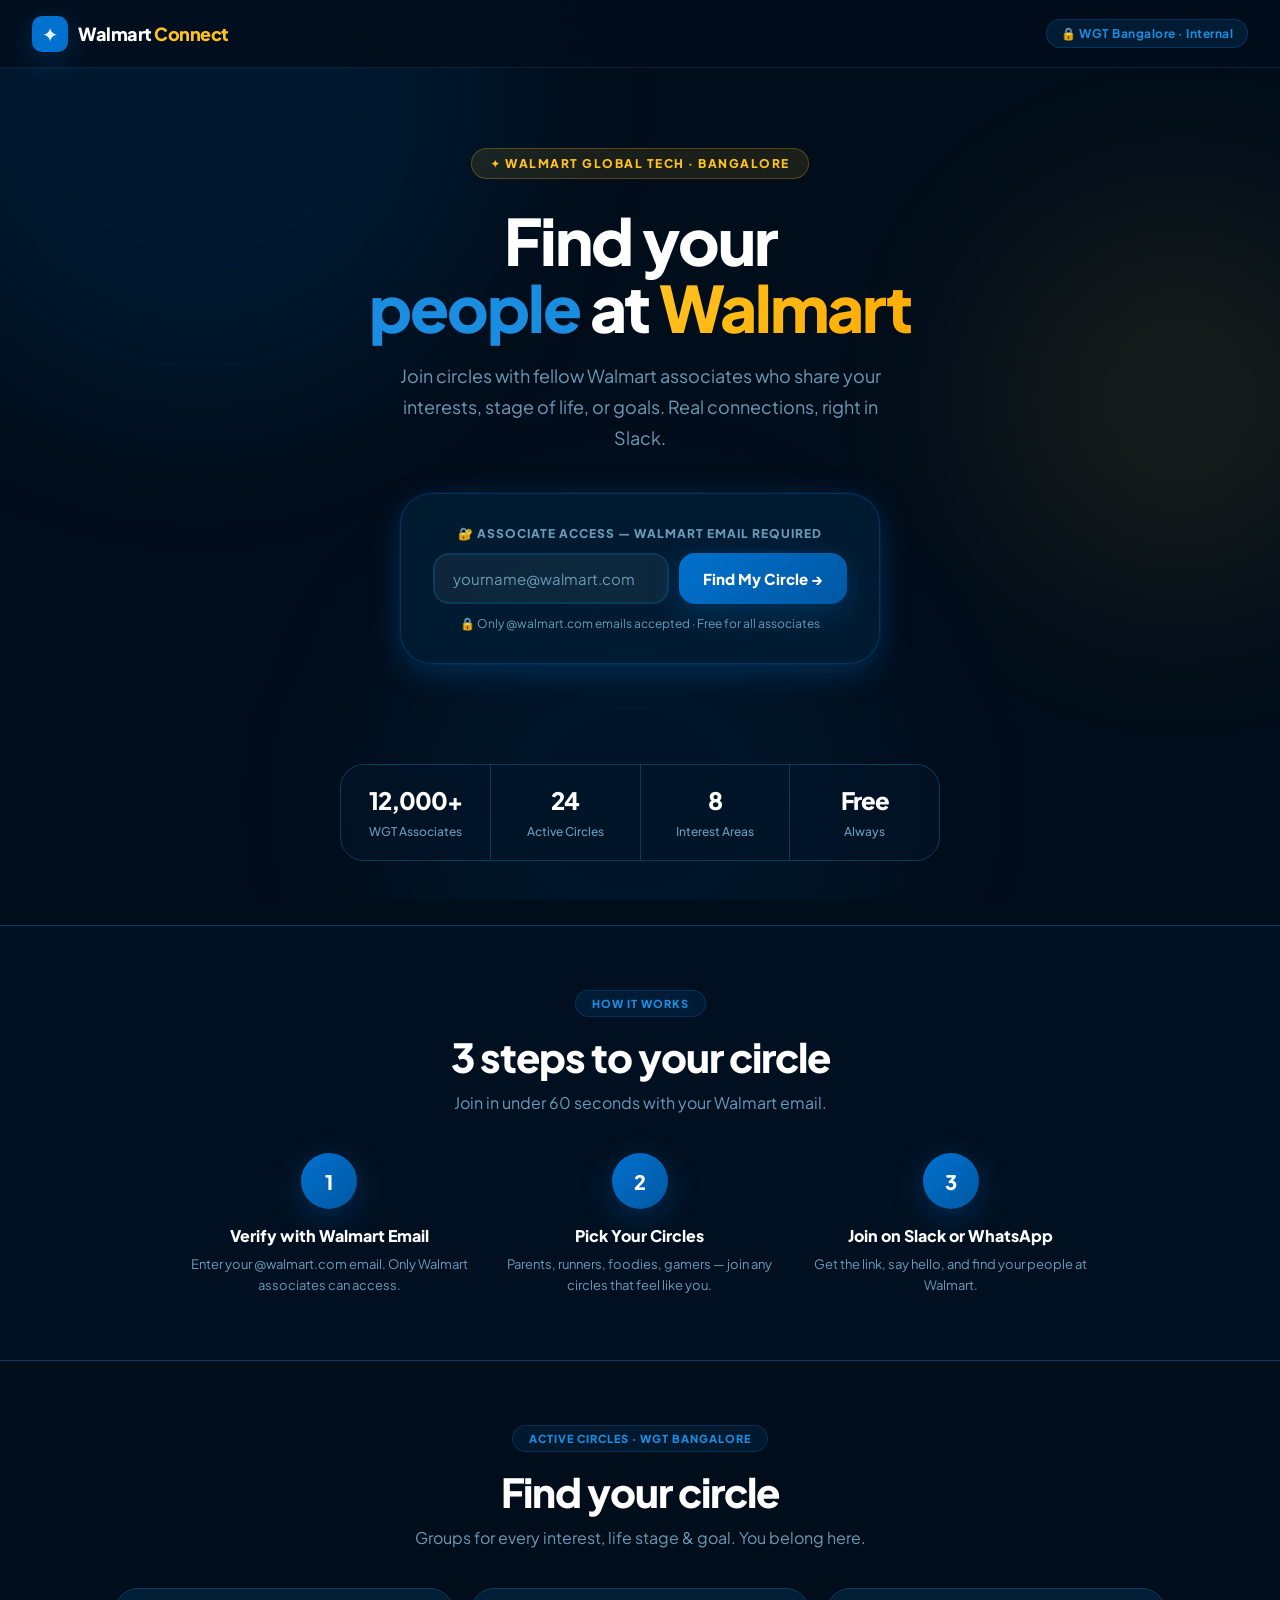
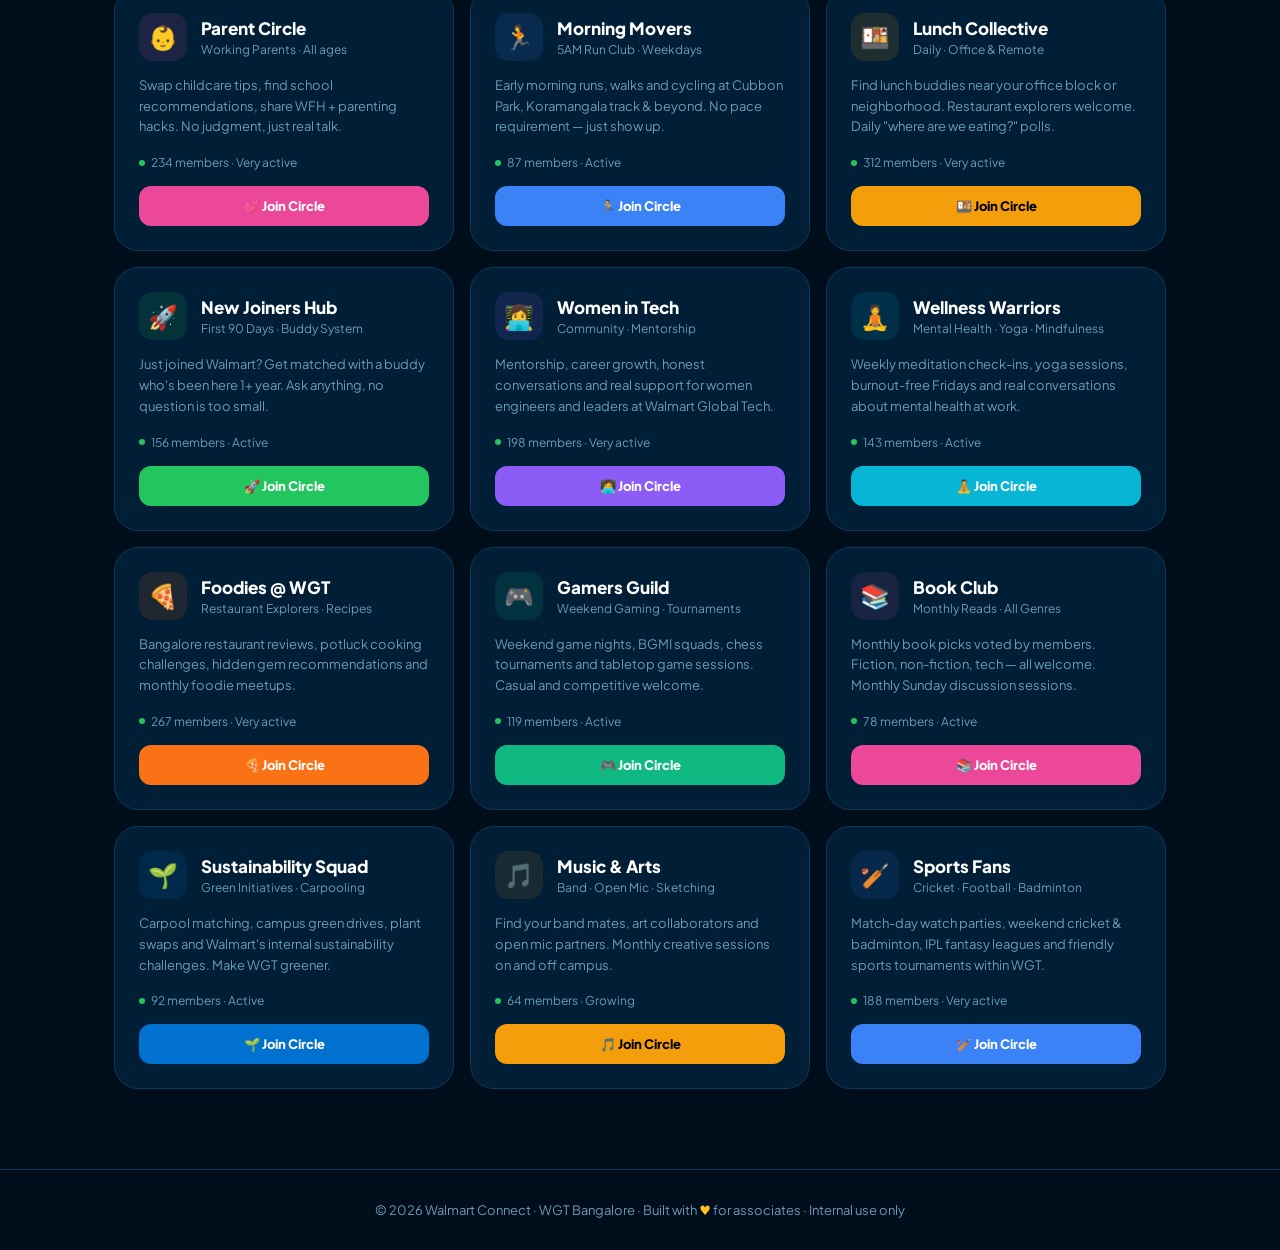
<file: walmart.html>
<!DOCTYPE html>
<html lang="en">
<head>
  <meta charset="UTF-8">
  <meta name="viewport" content="width=device-width, initial-scale=1.0">
  <title>Connect @ Walmart — Find Your Circle</title>
  <meta name="theme-color" content="#0071CE">
  <link rel="preconnect" href="https://fonts.googleapis.com">
  <link rel="preconnect" href="https://fonts.gstatic.com" crossorigin>
  <link href="https://fonts.googleapis.com/css2?family=Plus+Jakarta+Sans:wght@400;500;600;700;800;900&display=swap" rel="stylesheet">
  <style>
    *, *::before, *::after { box-sizing: border-box; margin: 0; padding: 0; }
    html { font-size: 16px; scroll-behavior: smooth; }
    body {
      font-family: 'Plus Jakarta Sans', system-ui, sans-serif;
      background: #000d1a;
      color: #E8F4FD;
      min-height: 100vh;
      -webkit-font-smoothing: antialiased;
      overflow-x: hidden;
    }
    a { text-decoration: none; color: inherit; }
    button { cursor: pointer; font-family: inherit; border: none; outline: none; }

    :root {
      --blue: #0071CE;
      --blue-d: #0058a3;
      --blue-l: #1a8de0;
      --gold: #FFC220;
      --gold-d: #e6ab00;
      --dark: #000d1a;
      --dark2: #001428;
      --card: #001e36;
      --card2: #00294a;
      --border: #0a3a5c;
      --muted: #6B9AB8;
      --text: #E8F4FD;
      --r: 16px;
      --r-lg: 24px;
      --r-xl: 32px;
      --shadow-blue: 0 8px 32px rgba(0,113,206,0.3);
      --shadow-gold: 0 8px 32px rgba(255,194,32,0.25);
    }

    /* ---- ANIMATED BACKGROUND ---- */
    .bg-orbs {
      position: fixed;
      inset: 0;
      pointer-events: none;
      z-index: 0;
      overflow: hidden;
    }
    .orb {
      position: absolute;
      border-radius: 50%;
      filter: blur(80px);
      animation: drift 12s ease-in-out infinite;
    }
    .orb-1 { width: 600px; height: 600px; background: rgba(0,113,206,0.12); top: -200px; left: -100px; animation-delay: 0s; }
    .orb-2 { width: 400px; height: 400px; background: rgba(255,194,32,0.08); top: 200px; right: -100px; animation-delay: -4s; }
    .orb-3 { width: 500px; height: 500px; background: rgba(0,113,206,0.08); bottom: -150px; left: 30%; animation-delay: -8s; }
    @keyframes drift {
      0%, 100% { transform: translate(0, 0) scale(1); }
      33% { transform: translate(30px, -20px) scale(1.05); }
      66% { transform: translate(-20px, 30px) scale(0.95); }
    }

    /* ---- NAV ---- */
    .nav {
      position: sticky; top: 0; z-index: 100;
      display: flex; align-items: center; justify-content: space-between;
      padding: 0 32px; height: 68px;
      background: rgba(0,13,26,0.85);
      backdrop-filter: blur(20px);
      -webkit-backdrop-filter: blur(20px);
      border-bottom: 1px solid rgba(0,113,206,0.2);
    }
    .logo {
      display: flex; align-items: center; gap: 10px;
      font-size: 18px; font-weight: 900;
      letter-spacing: -0.5px;
    }
    .spark {
      width: 36px; height: 36px;
      background: var(--blue);
      border-radius: 10px;
      display: flex; align-items: center; justify-content: center;
      font-size: 20px;
      box-shadow: var(--shadow-blue);
      animation: sparkPulse 3s ease-in-out infinite;
    }
    @keyframes sparkPulse {
      0%, 100% { box-shadow: 0 0 16px rgba(0,113,206,0.4); }
      50% { box-shadow: 0 0 32px rgba(0,113,206,0.7), 0 0 64px rgba(0,113,206,0.2); }
    }
    .logo-text { color: white; }
    .logo-text span { color: var(--gold); }
    .nav-badge {
      background: rgba(0,113,206,0.15);
      border: 1px solid rgba(0,113,206,0.3);
      color: var(--blue-l);
      padding: 6px 14px;
      border-radius: 50px;
      font-size: 12px;
      font-weight: 700;
      letter-spacing: 0.5px;
    }

    /* ---- HERO ---- */
    .hero {
      position: relative;
      z-index: 1;
      text-align: center;
      padding: 80px 24px 60px;
      max-width: 720px;
      margin: 0 auto;
    }
    .hero-eyebrow {
      display: inline-flex; align-items: center; gap: 8px;
      background: rgba(255,194,32,0.1);
      border: 1px solid rgba(255,194,32,0.25);
      color: var(--gold);
      padding: 7px 18px;
      border-radius: 50px;
      font-size: 12px; font-weight: 800;
      letter-spacing: 1.5px; text-transform: uppercase;
      margin-bottom: 28px;
    }
    .hero h1 {
      font-size: clamp(36px, 6vw, 64px);
      font-weight: 900;
      line-height: 1.05;
      letter-spacing: -2px;
      margin-bottom: 20px;
      color: white;
    }
    .hero h1 .blue { color: var(--blue-l); }
    .hero h1 .gold {
      background: linear-gradient(135deg, var(--gold) 0%, #ffab00 100%);
      -webkit-background-clip: text;
      -webkit-text-fill-color: transparent;
      background-clip: text;
    }
    .hero-sub {
      font-size: 18px;
      color: var(--muted);
      line-height: 1.7;
      max-width: 520px;
      margin: 0 auto 40px;
    }

    /* ---- EMAIL GATE ---- */
    .email-gate {
      background: rgba(0,30,54,0.8);
      border: 1px solid rgba(0,113,206,0.3);
      border-radius: var(--r-xl);
      padding: 32px;
      max-width: 480px;
      margin: 0 auto 40px;
      backdrop-filter: blur(12px);
      box-shadow: var(--shadow-blue), 0 0 0 1px rgba(0,113,206,0.1);
    }
    .gate-label {
      font-size: 12px; font-weight: 800;
      color: var(--muted);
      text-transform: uppercase; letter-spacing: 1px;
      margin-bottom: 12px;
      display: block;
    }
    .email-input-row {
      display: flex; gap: 10px;
    }
    .email-input-row input {
      flex: 1;
      background: rgba(255,255,255,0.05);
      border: 2px solid var(--border);
      border-radius: var(--r);
      padding: 14px 18px;
      font-size: 15px; color: white;
      font-family: inherit;
      transition: border-color 0.2s;
    }
    .email-input-row input::placeholder { color: var(--muted); }
    .email-input-row input:focus { outline: none; border-color: var(--blue); background: rgba(0,113,206,0.06); }
    .btn-join {
      background: linear-gradient(135deg, var(--blue) 0%, var(--blue-d) 100%);
      color: white;
      padding: 14px 24px;
      border-radius: var(--r);
      font-size: 15px; font-weight: 800;
      white-space: nowrap;
      transition: all 0.2s;
      box-shadow: var(--shadow-blue);
    }
    .btn-join:hover { filter: brightness(1.15); transform: translateY(-2px); }
    .gate-note {
      margin-top: 12px;
      font-size: 12px; color: var(--muted);
      display: flex; align-items: center; justify-content: center; gap: 6px;
    }

    /* ---- STATS ---- */
    .stats {
      position: relative; z-index: 1;
      display: flex; justify-content: center; gap: 0;
      max-width: 600px; margin: 0 auto 64px;
      background: rgba(0,20,40,0.6);
      border: 1px solid var(--border);
      border-radius: var(--r-lg);
      overflow: hidden;
    }
    .stat {
      flex: 1; text-align: center;
      padding: 20px 16px;
      border-right: 1px solid var(--border);
    }
    .stat:last-child { border-right: none; }
    .stat b { display: block; font-size: 24px; font-weight: 900; color: white; letter-spacing: -1px; margin-bottom: 4px; }
    .stat span { font-size: 12px; color: var(--muted); font-weight: 500; }

    /* ---- CIRCLES SECTION ---- */
    .section {
      position: relative; z-index: 1;
      max-width: 1100px;
      margin: 0 auto;
      padding: 0 24px 80px;
    }
    .sec-hdr { text-align: center; margin-bottom: 40px; }
    .sec-tag {
      display: inline-block;
      background: rgba(0,113,206,0.12);
      border: 1px solid rgba(0,113,206,0.25);
      color: var(--blue-l);
      padding: 6px 16px;
      border-radius: 50px;
      font-size: 11px; font-weight: 800;
      letter-spacing: 1px; text-transform: uppercase;
      margin-bottom: 14px;
    }
    .sec-hdr h2 {
      font-size: clamp(28px, 4vw, 40px);
      font-weight: 900;
      letter-spacing: -1px;
      color: white;
      margin-bottom: 10px;
    }
    .sec-hdr p { font-size: 16px; color: var(--muted); }

    /* ---- CIRCLES GRID ---- */
    .circles-grid {
      display: grid;
      grid-template-columns: repeat(auto-fill, minmax(300px, 1fr));
      gap: 16px;
    }
    .circle-card {
      background: var(--card);
      border: 1px solid var(--border);
      border-radius: var(--r-lg);
      padding: 24px;
      transition: all 0.25s;
      cursor: pointer;
      position: relative;
      overflow: hidden;
    }
    .circle-card::before {
      content: '';
      position: absolute;
      inset: 0;
      background: linear-gradient(135deg, var(--accent, var(--blue)) 0%, transparent 60%);
      opacity: 0;
      transition: opacity 0.3s;
    }
    .circle-card:hover {
      border-color: var(--accent, var(--blue));
      transform: translateY(-4px);
      box-shadow: 0 12px 40px rgba(0,0,0,0.4), 0 0 0 1px var(--accent, var(--blue));
    }
    .circle-card:hover::before { opacity: 0.06; }
    .cc-top {
      display: flex; align-items: center; gap: 14px;
      margin-bottom: 14px;
    }
    .cc-icon {
      width: 48px; height: 48px;
      border-radius: 14px;
      background: var(--accent-bg, rgba(0,113,206,0.15));
      display: flex; align-items: center; justify-content: center;
      font-size: 24px;
      flex-shrink: 0;
    }
    .cc-name { font-size: 17px; font-weight: 800; color: white; margin-bottom: 3px; }
    .cc-meta { font-size: 12px; color: var(--muted); }
    .cc-desc {
      font-size: 13px; color: var(--muted);
      line-height: 1.6;
      margin-bottom: 18px;
    }
    .cc-members {
      display: flex; align-items: center; gap: 6px;
      font-size: 12px; color: var(--muted);
      margin-bottom: 16px;
    }
    .cc-members .dot { width: 6px; height: 6px; border-radius: 50%; background: #22C55E; flex-shrink: 0; }
    .btn-circle {
      display: flex; align-items: center; justify-content: center; gap: 8px;
      width: 100%;
      padding: 12px 20px;
      border-radius: 12px;
      font-size: 13px; font-weight: 800;
      color: white;
      background: var(--accent, var(--blue));
      transition: all 0.2s;
      position: relative; z-index: 1;
    }
    .btn-circle:hover { filter: brightness(1.15); transform: translateY(-1px); }

    /* ---- HOW IT WORKS ---- */
    .how-section {
      position: relative; z-index: 1;
      background: rgba(0,20,40,0.5);
      border-top: 1px solid var(--border);
      border-bottom: 1px solid var(--border);
      padding: 64px 24px;
      margin-bottom: 0;
    }
    .how-grid {
      display: grid;
      grid-template-columns: repeat(auto-fit, minmax(220px, 1fr));
      gap: 32px;
      max-width: 900px;
      margin: 0 auto;
    }
    .how-step { text-align: center; }
    .how-num {
      width: 56px; height: 56px;
      border-radius: 50%;
      background: linear-gradient(135deg, var(--blue), var(--blue-d));
      color: white;
      font-size: 20px; font-weight: 900;
      display: flex; align-items: center; justify-content: center;
      margin: 0 auto 16px;
      box-shadow: var(--shadow-blue);
    }
    .how-step h4 { font-size: 16px; font-weight: 800; color: white; margin-bottom: 8px; }
    .how-step p { font-size: 13px; color: var(--muted); line-height: 1.6; }

    /* ---- FOOTER ---- */
    footer {
      position: relative; z-index: 1;
      text-align: center;
      padding: 32px 24px;
      border-top: 1px solid var(--border);
    }
    footer p { font-size: 13px; color: var(--muted); }
    footer span { color: var(--gold); }

    /* ---- MODAL ---- */
    .modal-overlay {
      position: fixed; inset: 0;
      background: rgba(0,0,0,0.85);
      backdrop-filter: blur(16px);
      z-index: 200;
      display: none;
      align-items: center;
      justify-content: center;
      padding: 24px;
    }
    .modal-overlay.open { display: flex; }
    .modal {
      background: var(--card2);
      border: 1px solid rgba(0,113,206,0.3);
      border-radius: var(--r-xl);
      width: 100%; max-width: 440px;
      padding: 32px;
      position: relative;
      animation: modalIn 0.3s cubic-bezier(0.34,1.56,0.64,1);
      box-shadow: 0 24px 64px rgba(0,0,0,0.6), var(--shadow-blue);
    }
    @keyframes modalIn {
      from { opacity: 0; transform: scale(0.9) translateY(20px); }
      to { opacity: 1; transform: scale(1) translateY(0); }
    }
    .modal-close {
      position: absolute; top: 16px; right: 16px;
      background: rgba(255,255,255,0.07);
      border: 1px solid var(--border);
      width: 30px; height: 30px;
      border-radius: 50%;
      color: var(--muted);
      font-size: 13px;
      display: flex; align-items: center; justify-content: center;
      transition: all 0.2s;
    }
    .modal-close:hover { background: rgba(255,255,255,0.12); color: white; }
    .modal-icon { font-size: 40px; margin-bottom: 12px; }
    .modal h3 { font-size: 22px; font-weight: 900; color: white; margin-bottom: 6px; letter-spacing: -0.5px; }
    .modal p { font-size: 14px; color: var(--muted); margin-bottom: 24px; line-height: 1.6; }
    .modal-email-field {
      width: 100%;
      background: rgba(255,255,255,0.05);
      border: 2px solid var(--border);
      border-radius: var(--r);
      padding: 13px 16px;
      font-size: 14px; color: white;
      font-family: inherit;
      margin-bottom: 14px;
      transition: border-color 0.2s;
    }
    .modal-email-field:focus { outline: none; border-color: var(--blue); }
    .modal-email-field::placeholder { color: var(--muted); }
    .btn-modal {
      width: 100%;
      padding: 14px;
      border-radius: var(--r);
      background: linear-gradient(135deg, var(--blue), var(--blue-d));
      color: white;
      font-size: 15px; font-weight: 800;
      transition: all 0.2s;
      box-shadow: var(--shadow-blue);
    }
    .btn-modal:hover { filter: brightness(1.1); transform: translateY(-2px); }
    .modal-slack-btn {
      display: flex; align-items: center; justify-content: center; gap: 10px;
      width: 100%; padding: 16px;
      border-radius: var(--r);
      background: #4A154B;
      color: white; font-size: 15px; font-weight: 800;
      transition: all 0.2s;
      box-shadow: 0 4px 16px rgba(74,21,75,0.4);
      text-decoration: none;
    }
    .modal-slack-btn:hover { background: #5a1a5c; transform: translateY(-2px); box-shadow: 0 8px 24px rgba(74,21,75,0.5); }
    .modal-wa-btn {
      display: flex; align-items: center; justify-content: center; gap: 10px;
      width: 100%; padding: 16px; margin-top: 10px;
      border-radius: var(--r);
      background: #25D366;
      color: white; font-size: 15px; font-weight: 800;
      transition: all 0.2s;
      box-shadow: 0 4px 16px rgba(37,211,102,0.35);
      text-decoration: none;
    }
    .modal-wa-btn:hover { background: #20bb5a; transform: translateY(-2px); }
    .or-divider { text-align: center; color: var(--muted); font-size: 12px; margin: 12px 0; position: relative; }
    .or-divider::before, .or-divider::after {
      content: '';
      position: absolute;
      top: 50%; width: 40%;
      height: 1px; background: var(--border);
    }
    .or-divider::before { left: 0; }
    .or-divider::after { right: 0; }

    /* ---- TOAST ---- */
    .toast {
      position: fixed; bottom: 24px; right: 24px;
      background: var(--card2);
      border: 1px solid var(--border);
      color: white;
      padding: 12px 20px;
      border-radius: var(--r);
      font-size: 13px; font-weight: 600;
      z-index: 999;
      transform: translateY(80px); opacity: 0;
      transition: all 0.35s cubic-bezier(0.34,1.56,0.64,1);
      max-width: 300px;
      box-shadow: 0 8px 32px rgba(0,0,0,0.5);
    }
    .toast.show { transform: translateY(0); opacity: 1; }

    /* ---- RESPONSIVE ---- */
    @media (max-width: 600px) {
      .nav { padding: 0 16px; }
      .hero { padding: 56px 16px 40px; }
      .email-input-row { flex-direction: column; }
      .stats { flex-wrap: wrap; }
      .stat { min-width: 45%; }
    }
  </style>
</head>
<body>

  <div class="bg-orbs">
    <div class="orb orb-1"></div>
    <div class="orb orb-2"></div>
    <div class="orb orb-3"></div>
  </div>

  <!-- NAV -->
  <nav class="nav">
    <div class="logo">
      <div class="spark">✦</div>
      <div class="logo-text">Walmart <span>Connect</span></div>
    </div>
    <div class="nav-badge">🔒 WGT Bangalore · Internal</div>
  </nav>

  <!-- HERO -->
  <section class="hero">
    <div class="hero-eyebrow">✦ Walmart Global Tech · Bangalore</div>
    <h1>
      Find your<br>
      <span class="blue">people</span> at
      <span class="gold">Walmart</span>
    </h1>
    <p class="hero-sub">
      Join circles with fellow Walmart associates who share your interests, stage of life, or goals. Real connections, right in Slack.
    </p>

    <!-- Email Gate -->
    <div class="email-gate">
      <span class="gate-label">🔐 Associate Access — Walmart email required</span>
      <div class="email-input-row">
        <input type="email" id="heroEmail" placeholder="yourname@walmart.com" autocomplete="email" onkeydown="if(event.key==='Enter')heroJoin()">
        <button class="btn-join" onclick="heroJoin()">Find My Circle →</button>
      </div>
      <p class="gate-note">🔒 Only @walmart.com emails accepted · Free for all associates</p>
    </div>
  </section>

  <!-- STATS -->
  <div class="stats" style="position:relative;z-index:1;max-width:600px;margin:0 auto 64px;">
    <div class="stat"><b>12,000+</b><span>WGT Associates</span></div>
    <div class="stat"><b>24</b><span>Active Circles</span></div>
    <div class="stat"><b>8</b><span>Interest Areas</span></div>
    <div class="stat"><b>Free</b><span>Always</span></div>
  </div>

  <!-- HOW IT WORKS -->
  <div class="how-section">
    <div class="sec-hdr" style="max-width:600px;margin:0 auto 40px;">
      <div class="sec-tag">How it works</div>
      <h2>3 steps to your circle</h2>
      <p>Join in under 60 seconds with your Walmart email.</p>
    </div>
    <div class="how-grid">
      <div class="how-step">
        <div class="how-num">1</div>
        <h4>Verify with Walmart Email</h4>
        <p>Enter your @walmart.com email. Only Walmart associates can access.</p>
      </div>
      <div class="how-step">
        <div class="how-num">2</div>
        <h4>Pick Your Circles</h4>
        <p>Parents, runners, foodies, gamers — join any circles that feel like you.</p>
      </div>
      <div class="how-step">
        <div class="how-num">3</div>
        <h4>Join on Slack or WhatsApp</h4>
        <p>Get the link, say hello, and find your people at Walmart.</p>
      </div>
    </div>
  </div>

  <!-- CIRCLES -->
  <section class="section" style="padding-top: 64px;">
    <div class="sec-hdr">
      <div class="sec-tag">Active Circles · WGT Bangalore</div>
      <h2>Find your circle</h2>
      <p>Groups for every interest, life stage & goal. You belong here.</p>
    </div>

    <div class="circles-grid" id="circlesGrid">

      <div class="circle-card" style="--accent:#EC4899;--accent-bg:rgba(236,72,153,0.12)" onclick="openJoin('Parent Circle','👶','For working parents — childcare swaps, school tips, parenting hacks','#wgt-parent-circle','https://chat.whatsapp.com/CUIkeWndHT6JJhYKLfPqWi')">
        <div class="cc-top">
          <div class="cc-icon">👶</div>
          <div>
            <div class="cc-name">Parent Circle</div>
            <div class="cc-meta">Working Parents · All ages</div>
          </div>
        </div>
        <p class="cc-desc">Swap childcare tips, find school recommendations, share WFH + parenting hacks. No judgment, just real talk.</p>
        <div class="cc-members"><div class="dot"></div> 234 members · Very active</div>
        <button class="btn-circle" style="background:#EC4899">💕 Join Circle</button>
      </div>

      <div class="circle-card" style="--accent:#3B82F6;--accent-bg:rgba(59,130,246,0.12)" onclick="openJoin('Morning Movers','🏃','5AM run & walk club at Cubbon Park and nearby areas','#wgt-morning-movers','')">
        <div class="cc-top">
          <div class="cc-icon">🏃</div>
          <div>
            <div class="cc-name">Morning Movers</div>
            <div class="cc-meta">5AM Run Club · Weekdays</div>
          </div>
        </div>
        <p class="cc-desc">Early morning runs, walks and cycling at Cubbon Park, Koramangala track & beyond. No pace requirement — just show up.</p>
        <div class="cc-members"><div class="dot"></div> 87 members · Active</div>
        <button class="btn-circle" style="background:#3B82F6">🏃 Join Circle</button>
      </div>

      <div class="circle-card" style="--accent:#F59E0B;--accent-bg:rgba(245,158,11,0.12)" onclick="openJoin('Lunch Collective','🍱','Daily lunch groups by area — Koramangala, Embassy Tech Square','#wgt-lunch-collective','')">
        <div class="cc-top">
          <div class="cc-icon">🍱</div>
          <div>
            <div class="cc-name">Lunch Collective</div>
            <div class="cc-meta">Daily · Office & Remote</div>
          </div>
        </div>
        <p class="cc-desc">Find lunch buddies near your office block or neighborhood. Restaurant explorers welcome. Daily "where are we eating?" polls.</p>
        <div class="cc-members"><div class="dot"></div> 312 members · Very active</div>
        <button class="btn-circle" style="background:#F59E0B;color:#000">🍱 Join Circle</button>
      </div>

      <div class="circle-card" style="--accent:#22C55E;--accent-bg:rgba(34,197,94,0.12)" onclick="openJoin('New Joiners Hub','🚀','0–90 day buddy network for new Walmart associates','#wgt-new-joiners','')">
        <div class="cc-top">
          <div class="cc-icon">🚀</div>
          <div>
            <div class="cc-name">New Joiners Hub</div>
            <div class="cc-meta">First 90 Days · Buddy System</div>
          </div>
        </div>
        <p class="cc-desc">Just joined Walmart? Get matched with a buddy who's been here 1+ year. Ask anything, no question is too small.</p>
        <div class="cc-members"><div class="dot"></div> 156 members · Active</div>
        <button class="btn-circle" style="background:#22C55E">🚀 Join Circle</button>
      </div>

      <div class="circle-card" style="--accent:#8B5CF6;--accent-bg:rgba(139,92,246,0.12)" onclick="openJoin('Women in Tech','👩‍💻','Community for women engineers and leaders at WGT','#wgt-women-in-tech','')">
        <div class="cc-top">
          <div class="cc-icon">👩‍💻</div>
          <div>
            <div class="cc-name">Women in Tech</div>
            <div class="cc-meta">Community · Mentorship</div>
          </div>
        </div>
        <p class="cc-desc">Mentorship, career growth, honest conversations and real support for women engineers and leaders at Walmart Global Tech.</p>
        <div class="cc-members"><div class="dot"></div> 198 members · Very active</div>
        <button class="btn-circle" style="background:#8B5CF6">👩‍💻 Join Circle</button>
      </div>

      <div class="circle-card" style="--accent:#06B6D4;--accent-bg:rgba(6,182,212,0.12)" onclick="openJoin('Wellness Warriors','🧘','Mental health, meditation, yoga and stress-free Fridays','#wgt-wellness','')">
        <div class="cc-top">
          <div class="cc-icon">🧘</div>
          <div>
            <div class="cc-name">Wellness Warriors</div>
            <div class="cc-meta">Mental Health · Yoga · Mindfulness</div>
          </div>
        </div>
        <p class="cc-desc">Weekly meditation check-ins, yoga sessions, burnout-free Fridays and real conversations about mental health at work.</p>
        <div class="cc-members"><div class="dot"></div> 143 members · Active</div>
        <button class="btn-circle" style="background:#06B6D4">🧘 Join Circle</button>
      </div>

      <div class="circle-card" style="--accent:#F97316;--accent-bg:rgba(249,115,22,0.12)" onclick="openJoin('Foodies @ WGT','🍕','Restaurant explorers, home cooks and food obsessives','#wgt-foodies','')">
        <div class="cc-top">
          <div class="cc-icon">🍕</div>
          <div>
            <div class="cc-name">Foodies @ WGT</div>
            <div class="cc-meta">Restaurant Explorers · Recipes</div>
          </div>
        </div>
        <p class="cc-desc">Bangalore restaurant reviews, potluck cooking challenges, hidden gem recommendations and monthly foodie meetups.</p>
        <div class="cc-members"><div class="dot"></div> 267 members · Very active</div>
        <button class="btn-circle" style="background:#F97316">🍕 Join Circle</button>
      </div>

      <div class="circle-card" style="--accent:#10B981;--accent-bg:rgba(16,185,129,0.12)" onclick="openJoin('Gamers Guild','🎮','Weekend gaming, tournaments and LAN party organizers','#wgt-gamers','')">
        <div class="cc-top">
          <div class="cc-icon">🎮</div>
          <div>
            <div class="cc-name">Gamers Guild</div>
            <div class="cc-meta">Weekend Gaming · Tournaments</div>
          </div>
        </div>
        <p class="cc-desc">Weekend game nights, BGMI squads, chess tournaments and tabletop game sessions. Casual and competitive welcome.</p>
        <div class="cc-members"><div class="dot"></div> 119 members · Active</div>
        <button class="btn-circle" style="background:#10B981">🎮 Join Circle</button>
      </div>

      <div class="circle-card" style="--accent:#EC4899;--accent-bg:rgba(236,72,153,0.1)" onclick="openJoin('Book Club','📚','Monthly reads, fiction & non-fiction, discussion sessions','#wgt-book-club','')">
        <div class="cc-top">
          <div class="cc-icon">📚</div>
          <div>
            <div class="cc-name">Book Club</div>
            <div class="cc-meta">Monthly Reads · All Genres</div>
          </div>
        </div>
        <p class="cc-desc">Monthly book picks voted by members. Fiction, non-fiction, tech — all welcome. Monthly Sunday discussion sessions.</p>
        <div class="cc-members"><div class="dot"></div> 78 members · Active</div>
        <button class="btn-circle" style="background:#EC4899">📚 Join Circle</button>
      </div>

      <div class="circle-card" style="--accent:#0071CE;--accent-bg:rgba(0,113,206,0.12)" onclick="openJoin('Sustainability Squad','🌱','Eco-conscious associates making WGT a greener place','#wgt-sustainability','')">
        <div class="cc-top">
          <div class="cc-icon">🌱</div>
          <div>
            <div class="cc-name">Sustainability Squad</div>
            <div class="cc-meta">Green Initiatives · Carpooling</div>
          </div>
        </div>
        <p class="cc-desc">Carpool matching, campus green drives, plant swaps and Walmart's internal sustainability challenges. Make WGT greener.</p>
        <div class="cc-members"><div class="dot"></div> 92 members · Active</div>
        <button class="btn-circle" style="background:#0071CE">🌱 Join Circle</button>
      </div>

      <div class="circle-card" style="--accent:#F59E0B;--accent-bg:rgba(245,158,11,0.1)" onclick="openJoin('Music & Arts','🎵','Band mates, artists, open mic nights and creative souls','#wgt-music-arts','')">
        <div class="cc-top">
          <div class="cc-icon">🎵</div>
          <div>
            <div class="cc-name">Music & Arts</div>
            <div class="cc-meta">Band · Open Mic · Sketching</div>
          </div>
        </div>
        <p class="cc-desc">Find your band mates, art collaborators and open mic partners. Monthly creative sessions on and off campus.</p>
        <div class="cc-members"><div class="dot"></div> 64 members · Growing</div>
        <button class="btn-circle" style="background:#F59E0B;color:#000">🎵 Join Circle</button>
      </div>

      <div class="circle-card" style="--accent:#3B82F6;--accent-bg:rgba(59,130,246,0.1)" onclick="openJoin('Sports Fans','🏏','Cricket, football, badminton — watchers and players both','#wgt-sports','')">
        <div class="cc-top">
          <div class="cc-icon">🏏</div>
          <div>
            <div class="cc-name">Sports Fans</div>
            <div class="cc-meta">Cricket · Football · Badminton</div>
          </div>
        </div>
        <p class="cc-desc">Match-day watch parties, weekend cricket & badminton, IPL fantasy leagues and friendly sports tournaments within WGT.</p>
        <div class="cc-members"><div class="dot"></div> 188 members · Very active</div>
        <button class="btn-circle" style="background:#3B82F6">🏏 Join Circle</button>
      </div>

    </div>
  </section>

  <!-- FOOTER -->
  <footer>
    <p>© 2026 Walmart Connect · WGT Bangalore · Built with <span>♥</span> for associates · Internal use only</p>
  </footer>

  <!-- JOIN MODAL -->
  <div class="modal-overlay" id="modalOverlay" onclick="if(event.target===this)closeModal()">
    <div class="modal">
      <button class="modal-close" onclick="closeModal()">✕</button>
      <div class="modal-icon" id="mIcon">👶</div>
      <h3 id="mName">Circle Name</h3>
      <p id="mDesc">Description</p>

      <div id="stepEmail">
        <input type="email" class="modal-email-field" id="mEmail" placeholder="yourname@walmart.com" onkeydown="if(event.key==='Enter')verifyEmail()">
        <button class="btn-modal" onclick="verifyEmail()">Verify & Continue →</button>
      </div>

      <div id="stepLinks" style="display:none">
        <div style="font-size:13px;color:#22C55E;font-weight:700;margin-bottom:16px;display:flex;align-items:center;gap:6px">✓ <span id="verifiedEmail"></span> verified</div>
        <a id="slackBtn" href="#" target="_blank" rel="noopener" class="modal-slack-btn">
          <svg width="20" height="20" viewBox="0 0 24 24" fill="white"><path d="M6.5 11a2.5 2.5 0 1 0 0-5 2.5 2.5 0 0 0 0 5zm0 2a2.5 2.5 0 0 0-2.5 2.5V17h5v-1.5A2.5 2.5 0 0 0 6.5 13zm11-2a2.5 2.5 0 1 0 0-5 2.5 2.5 0 0 0 0 5zm0 2a2.5 2.5 0 0 0-2.5 2.5V17h5v-1.5A2.5 2.5 0 0 0 17.5 13zM12 11a2.5 2.5 0 1 0 0-5 2.5 2.5 0 0 0 0 5zm0 2a2.5 2.5 0 0 0-2.5 2.5V17h5v-1.5A2.5 2.5 0 0 0 12 13z"/></svg>
          Join on Slack
        </a>
        <div class="or-divider">or</div>
        <a id="waBtn" href="#" target="_blank" rel="noopener" class="modal-wa-btn">
          <svg width="20" height="20" viewBox="0 0 24 24" fill="white"><path d="M17.472 14.382c-.297-.149-1.758-.867-2.03-.967-.273-.099-.471-.148-.67.15-.197.297-.767.966-.94 1.164-.173.199-.347.223-.644.075-.297-.15-1.255-.463-2.39-1.475-.883-.788-1.48-1.761-1.653-2.059-.173-.297-.018-.458.13-.606.134-.133.298-.347.446-.52.149-.174.198-.298.298-.497.099-.198.05-.371-.025-.52-.075-.149-.669-1.612-.916-2.207-.242-.579-.487-.5-.669-.51-.173-.008-.371-.01-.57-.01-.198 0-.52.074-.792.372-.272.297-1.04 1.016-1.04 2.479 0 1.462 1.065 2.875 1.213 3.074.149.198 2.096 3.2 5.077 4.487.709.306 1.262.489 1.694.625.712.227 1.36.195 1.871.118.571-.085 1.758-.719 2.006-1.413.248-.694.248-1.289.173-1.413-.074-.124-.272-.198-.57-.347z"/><path d="M12 0C5.373 0 0 5.373 0 12c0 2.122.555 4.116 1.523 5.847L.057 23.571l5.893-1.544A11.945 11.945 0 0 0 12 24c6.627 0 12-5.373 12-12S18.627 0 12 0zm0 22c-1.891 0-3.658-.523-5.168-1.432l-.37-.22-3.497.917.933-3.41-.24-.385A9.944 9.944 0 0 1 2 12C2 6.477 6.477 2 12 2s10 4.477 10 10-4.477 10-10 10z"/></svg>
          Join on WhatsApp
        </a>
      </div>
    </div>
  </div>

  <div class="toast" id="toast"></div>

  <script>
    let toastTimer;
    function showToast(msg) {
      const t = document.getElementById('toast');
      t.textContent = msg;
      t.classList.add('show');
      clearTimeout(toastTimer);
      toastTimer = setTimeout(() => t.classList.remove('show'), 3000);
    }

    function heroJoin() {
      const email = document.getElementById('heroEmail').value.trim().toLowerCase();
      if (!email.endsWith('@walmart.com')) {
        showToast('⚠️ Please use your @walmart.com email');
        return;
      }
      document.querySelector('.circles-grid').scrollIntoView({ behavior: 'smooth', block: 'start' });
      showToast('✅ ' + email + ' verified! Pick your circles below.');
    }

    let currentCircle = {};

    function openJoin(name, icon, desc, slackChannel, waLink) {
      currentCircle = { name, icon, desc, slackChannel, waLink };
      document.getElementById('mIcon').textContent = icon;
      document.getElementById('mName').textContent = name;
      document.getElementById('mDesc').textContent = desc;
      document.getElementById('mEmail').value = '';
      document.getElementById('stepEmail').style.display = 'block';
      document.getElementById('stepLinks').style.display = 'none';
      document.getElementById('modalOverlay').classList.add('open');
      document.body.style.overflow = 'hidden';
      setTimeout(() => document.getElementById('mEmail').focus(), 100);
    }

    function closeModal() {
      document.getElementById('modalOverlay').classList.remove('open');
      document.body.style.overflow = '';
    }

    function verifyEmail() {
      const email = document.getElementById('mEmail').value.trim().toLowerCase();
      if (!email.endsWith('@walmart.com')) {
        showToast('⚠️ Only @walmart.com emails allowed');
        return;
      }
      document.getElementById('verifiedEmail').textContent = email;
      const slack = 'https://walmart.slack.com/app_redirect?channel=' + currentCircle.slackChannel.replace('#','');
      document.getElementById('slackBtn').href = slack;
      document.getElementById('waBtn').href = currentCircle.waLink || '#';
      if (!currentCircle.waLink) {
        document.getElementById('waBtn').style.display = 'none';
        document.querySelector('.or-divider').style.display = 'none';
      } else {
        document.getElementById('waBtn').style.display = 'flex';
        document.querySelector('.or-divider').style.display = 'block';
      }
      document.getElementById('stepEmail').style.display = 'none';
      document.getElementById('stepLinks').style.display = 'block';
    }

    document.addEventListener('keydown', e => {
      if (e.key === 'Escape') closeModal();
    });
  </script>
</body>
</html>
</file>
